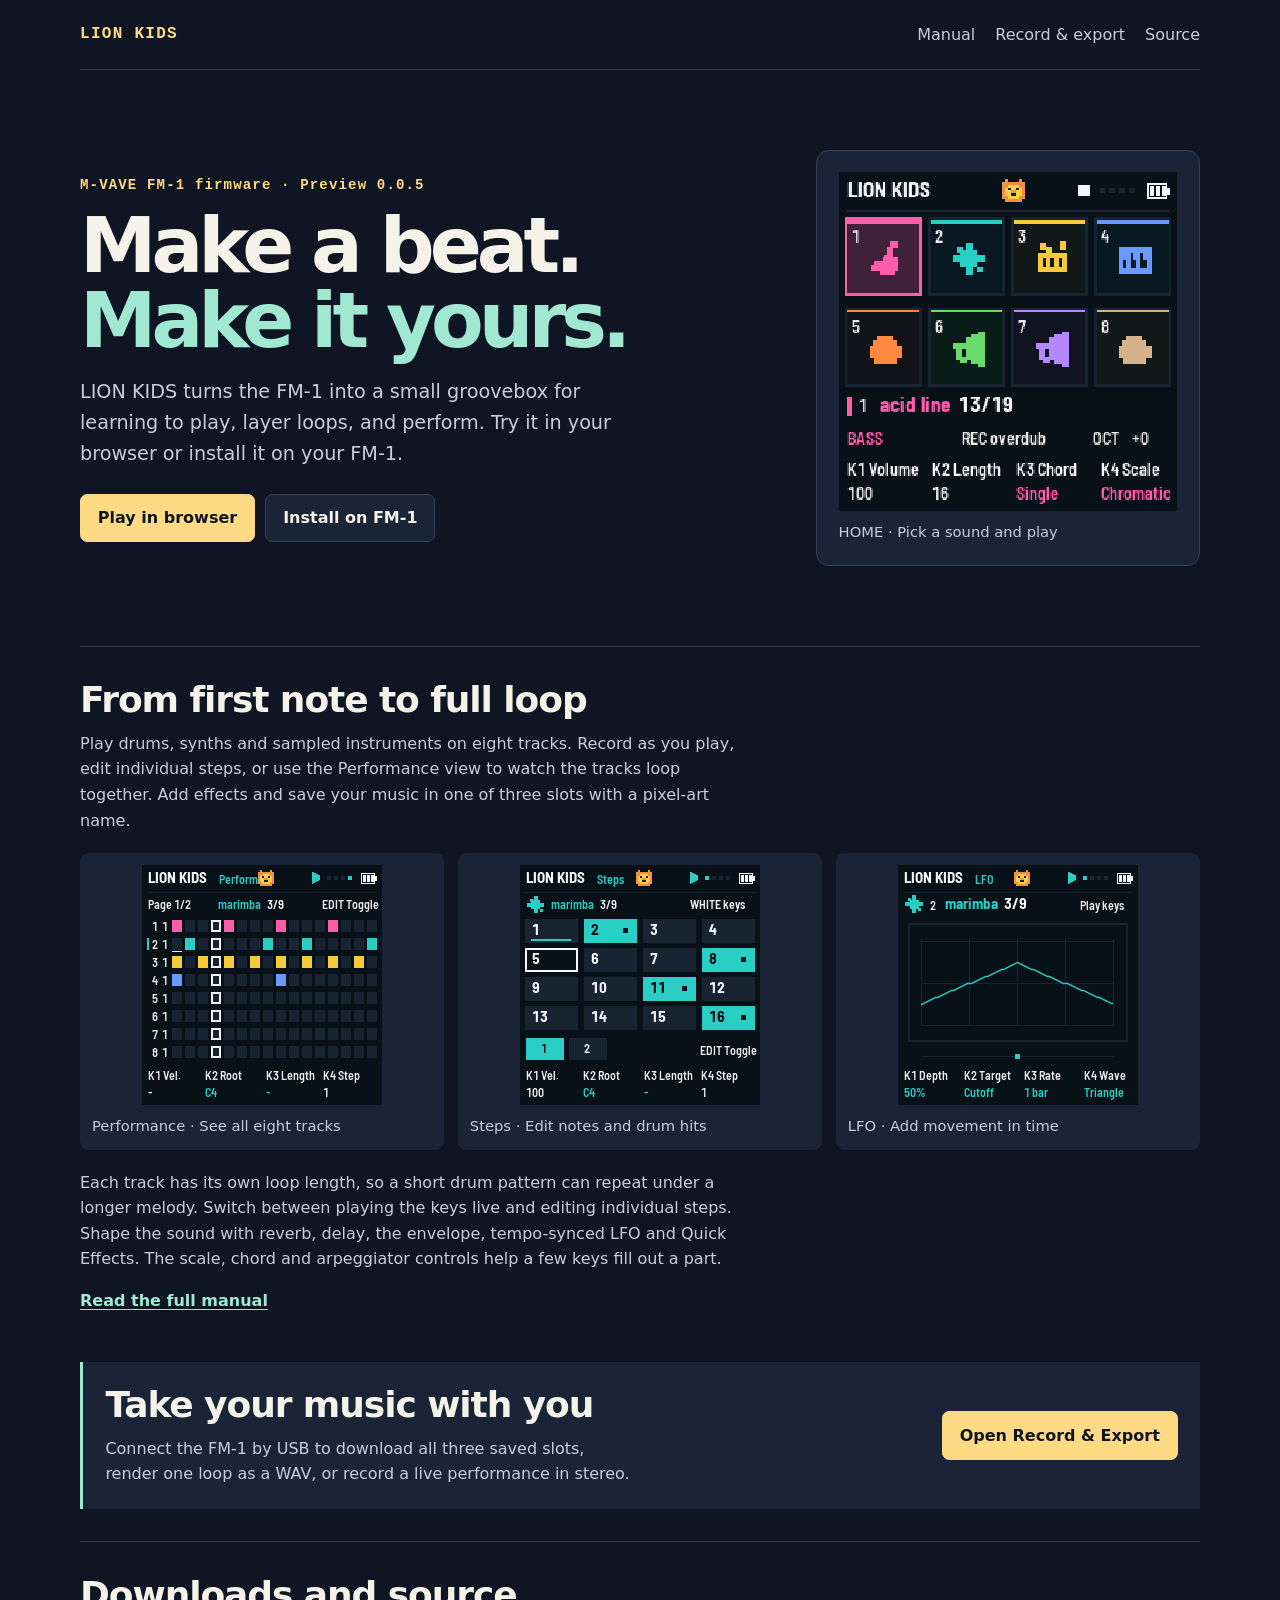
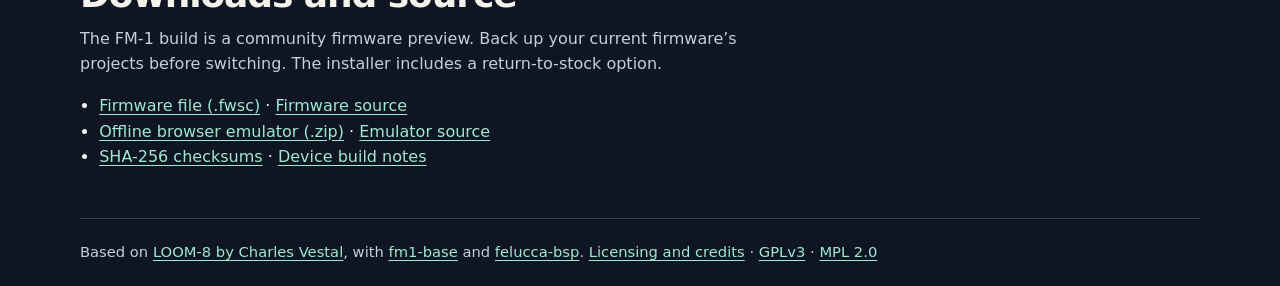
<file: index.html>
<!doctype html>
<!-- SPDX-License-Identifier: MPL-2.0 -->
<html lang="en">
<head>
  <meta charset="utf-8">
  <meta name="viewport" content="width=device-width, initial-scale=1">
  <meta name="description" content="Make music with eight colorful tracks, a playable keyboard and pixel-art song names. Open-source firmware for the M‑VAVE FM‑1 and a free browser emulator.">
  <title>LION KIDS · Make a beat on the FM‑1</title>
  <link rel="stylesheet" href="./site.css">
</head>
<body>
  <header class="bar">
    <a class="brand" href="./">LION KIDS</a>
    <nav aria-label="Main navigation"><a href="./manual/">Manual</a><a href="./export/">Record &amp; export</a><a href="https://github.com/DaGlitchBoy/fm1-loom-kids">Source</a></nav>
  </header>
  <main>
    <section class="hero" aria-labelledby="title">
      <div>
        <p class="eyebrow">M‑VAVE FM‑1 firmware · Preview 0.0.5</p>
        <h1 id="title">Make a beat.<br><span>Make it yours.</span></h1>
        <p class="lede">LION KIDS turns the FM‑1 into a small groovebox for learning to play, layer loops, and perform. Try it in your browser or install it on your FM‑1.</p>
        <div class="actions"><a class="button primary" href="./emu/">Play in browser</a><a class="button secondary" href="./install/">Install on FM‑1</a></div>
      </div>
      <figure class="main-shot"><img src="./img/lion-kids-home.png" width="240" height="240" alt="Home screen with eight color-coded instrument tracks, the current bass preset and four performance controls"><figcaption>HOME · Pick a sound and play</figcaption></figure>
    </section>
    <section class="workflow" aria-labelledby="workflow">
      <h2 id="workflow">From first note to full loop</h2>
      <p>Play drums, synths and sampled instruments on eight tracks. Record as you play, edit individual steps, or use the Performance view to watch the tracks loop together. Add effects and save your music in one of three slots with a pixel-art name.</p>
      <div class="gallery">
        <figure><img src="./img/lion-kids-performance.png" width="240" height="240" loading="lazy" alt="Eight tracks on separate timing rows in Performance"><figcaption>Performance · See all eight tracks</figcaption></figure>
        <figure><img src="./img/lion-kids-steps.png" width="240" height="240" loading="lazy" alt="Step editor with a grid of sixteen numbered steps"><figcaption>Steps · Edit notes and drum hits</figcaption></figure>
        <figure><img src="./img/lion-kids-lfo.png" width="240" height="240" loading="lazy" alt="LFO screen with a waveform and four modulation controls"><figcaption>LFO · Add movement in time</figcaption></figure>
      </div>
      <p class="workflow-detail">Each track has its own loop length, so a short drum pattern can repeat under a longer melody. Switch between playing the keys live and editing individual steps. Shape the sound with reverb, delay, the envelope, tempo-synced LFO and Quick Effects. The scale, chord and arpeggiator controls help a few keys fill out a part.</p>
      <a class="text-link" href="./manual/">Read the full manual</a>
    </section>
    <section class="export-strip" aria-labelledby="export">
      <div><h2 id="export">Take your music with you</h2><p>Connect the FM‑1 by USB to download all three saved slots, render one loop as a WAV, or record a live performance in stereo.</p></div>
      <a class="button primary" href="./export/">Open Record &amp; Export</a>
    </section>
    <section class="downloads" aria-labelledby="download">
      <h2 id="download">Downloads and source</h2>
      <p>The FM‑1 build is a community firmware preview. Back up your current firmware’s projects before switching. The installer includes a return-to-stock option.</p>
      <ul>
        <li><a href="./lion-kids.fwsc" download>Firmware file (.fwsc)</a> · <a href="./lion-kids-source.tar.gz" download>Firmware source</a></li>
        <li><a href="./lion-kids-web.zip" download>Offline browser emulator (.zip)</a> · <a href="./lion-kids-emulator-source.tar.gz" download>Emulator source</a></li>
        <li><a href="./SHA256SUMS">SHA-256 checksums</a> · <a href="./FM1_DEVICE_PREVIEW.md">Device build notes</a></li>
      </ul>
    </section>
  </main>
  <footer class="bar credits">
    <p>Based on <a href="https://github.com/charlesvestal/fm1-loom">LOOM‑8 by Charles Vestal</a>, with <a href="https://github.com/charlesvestal/fm1-base">fm1-base</a> and <a href="https://github.com/hugelton/felucca-bsp">felucca-bsp</a>. <a href="./LICENSING.md">Licensing and credits</a> · <a href="./COPYING">GPLv3</a> · <a href="./LICENSE">MPL 2.0</a></p>
  </footer>
</body>
</html>
</file>
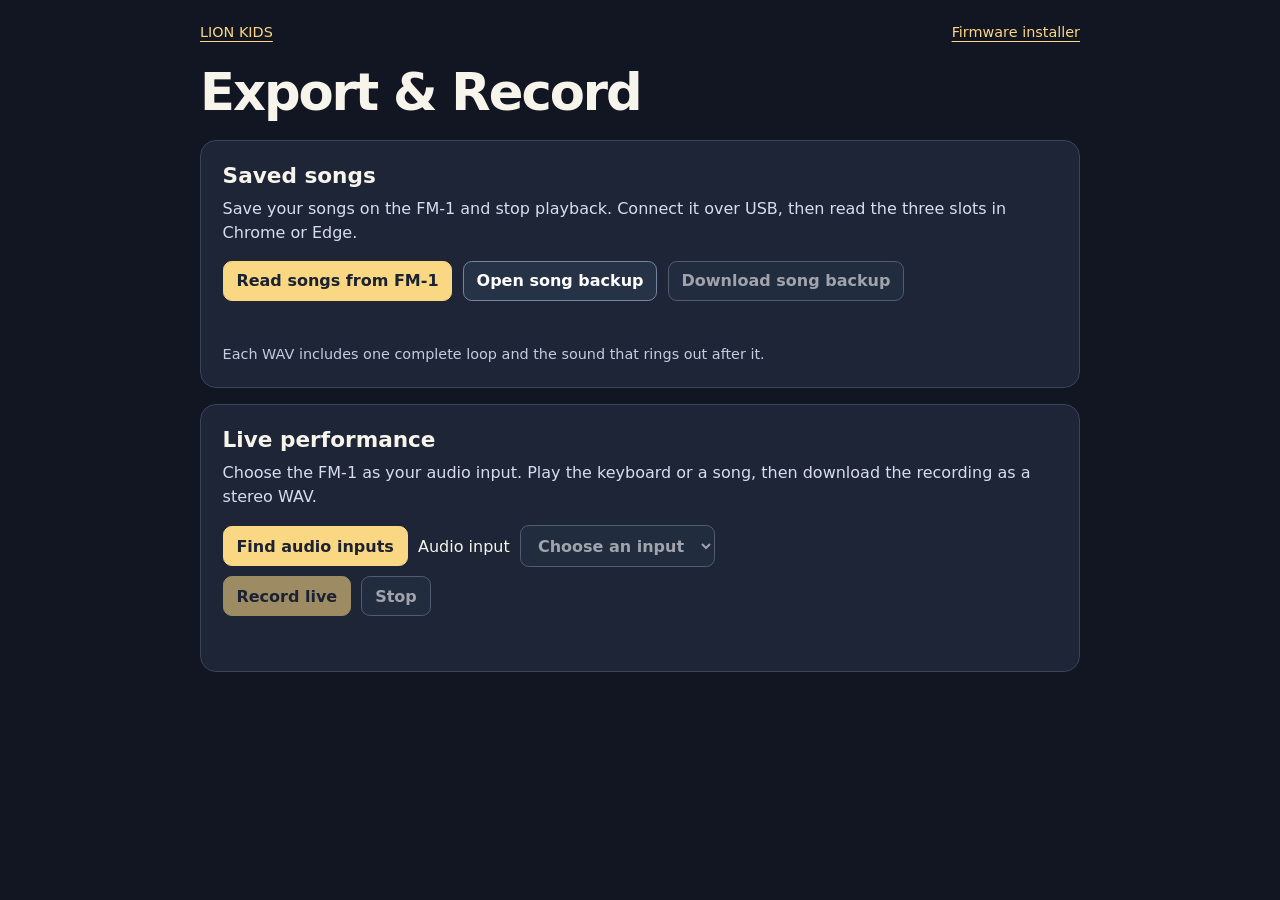
<file: export/index.html>
<!doctype html>
<!-- SPDX-License-Identifier: MPL-2.0 -->
<html lang="en">
<head>
  <meta charset="utf-8">
  <meta name="viewport" content="width=device-width, initial-scale=1">
  <title>Export &amp; Record · LION KIDS</title>
  <link rel="stylesheet" href="./style.css">
</head>
<body>
  <main>
    <nav><a href="../">LION KIDS</a><a href="../install/">Firmware installer</a></nav>
    <h1>Export &amp; Record</h1>
    <section aria-labelledby="songs-heading">
      <h2 id="songs-heading">Saved songs</h2>
      <p>Save your songs on the FM‑1 and stop playback. Connect it over USB, then read the three slots in Chrome or Edge.</p>
      <div class="actions">
        <button type="button" id="read">Read songs from FM‑1</button>
        <label class="file-button">Open song backup<input type="file" id="open" accept=".lionkids,application/json"></label>
        <button type="button" id="backup" disabled>Download song backup</button>
      </div>
      <p class="status" id="song-status" role="status"></p>
      <div id="slots" class="slots" hidden></div>
      <p class="detail">Each WAV includes one complete loop and the sound that rings out after it.</p>
    </section>
    <section aria-labelledby="live-heading">
      <h2 id="live-heading">Live performance</h2>
      <p>Choose the FM‑1 as your audio input. Play the keyboard or a song, then download the recording as a stereo WAV.</p>
      <div class="actions">
        <button type="button" id="inputs">Find audio inputs</button>
        <label for="source">Audio input</label>
        <select id="source" disabled><option value="">Choose an input</option></select>
      </div>
      <div class="actions">
        <button type="button" id="record" disabled>Record live</button>
        <button type="button" id="stop" disabled>Stop</button>
        <a id="recording" class="download" hidden>Download recording</a>
      </div>
      <p class="status" id="live-status" role="status"></p>
    </section>
  </main>
  <script type="module" src="./page.mjs"></script>
</body>
</html>
</file>
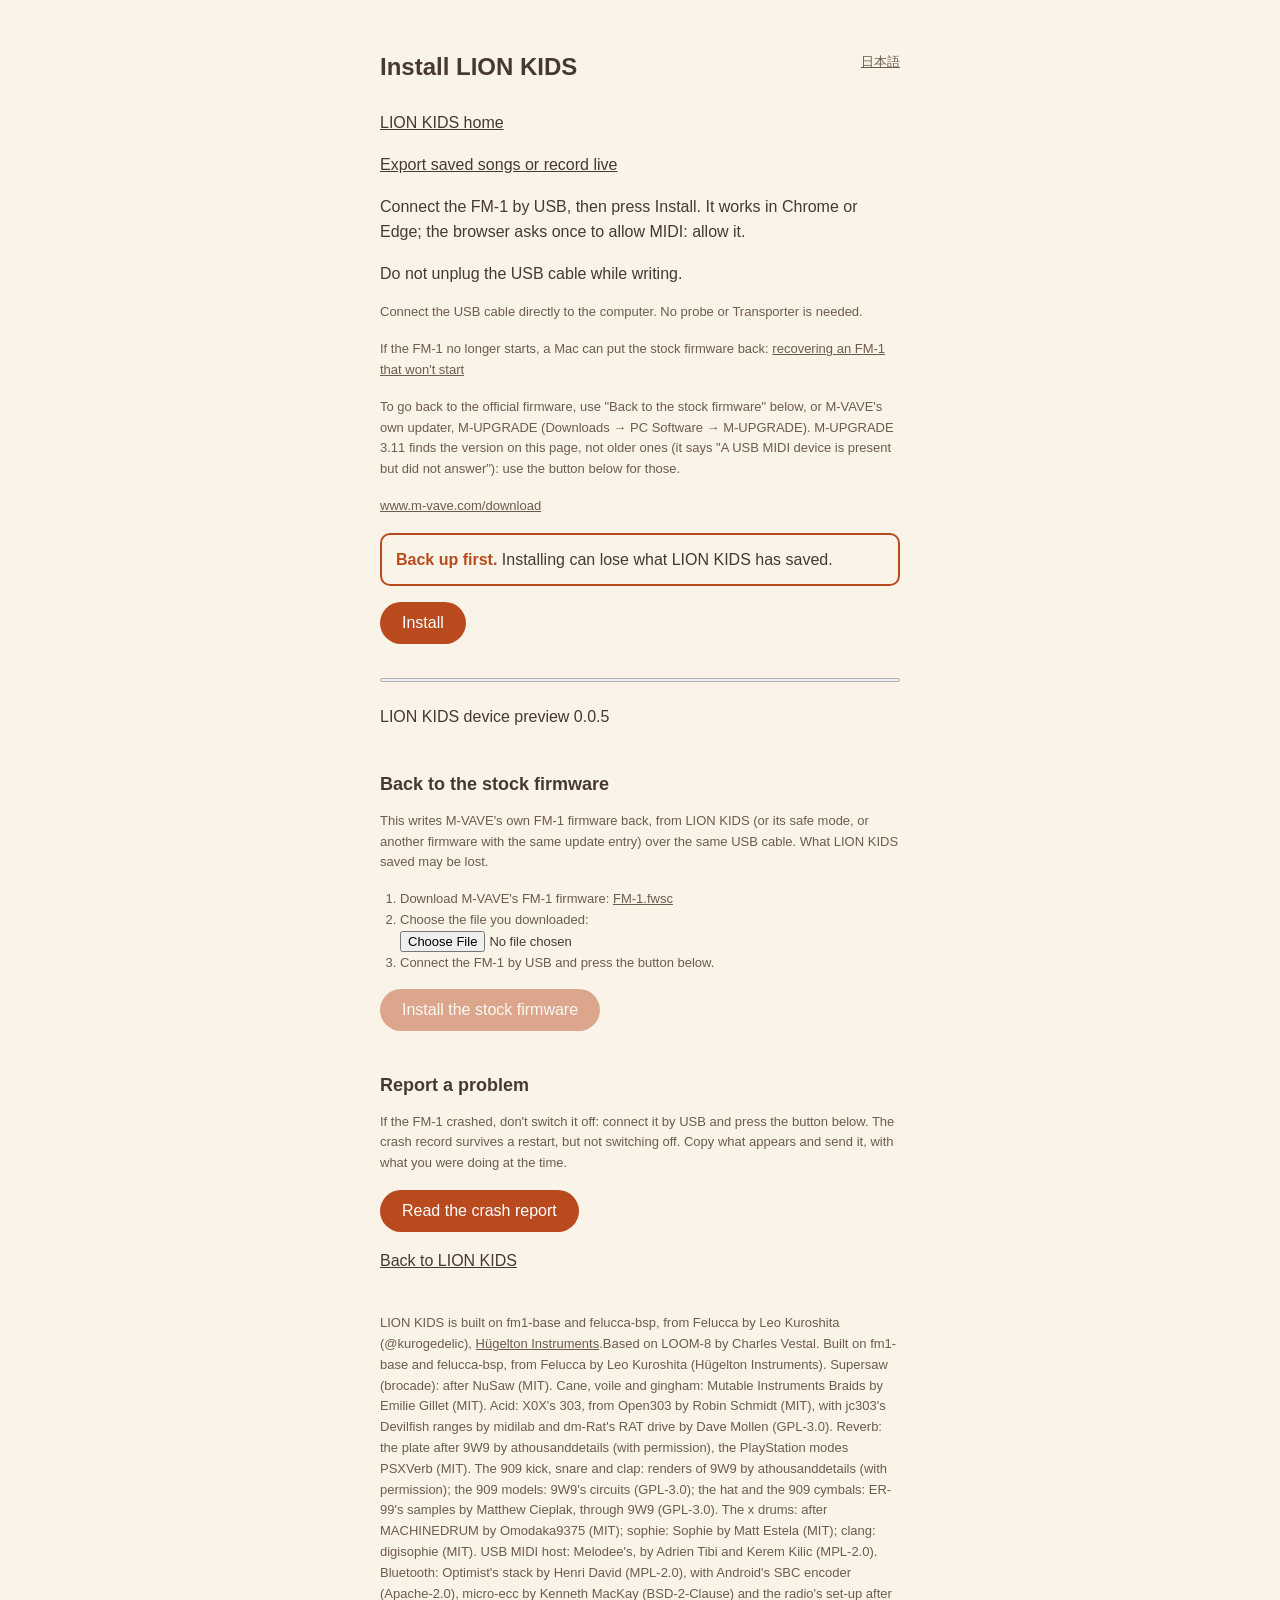
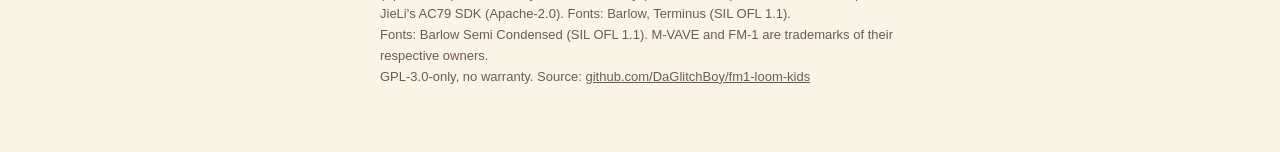
<file: install/index.html>
<!doctype html>
<!-- SPDX-License-Identifier: MPL-2.0
     Copyright (C) 2026 Charles Vestal
     Copyright (C) 2026 Leo Kuroshita (@kurogedelic), Hügelton Instruments
     A firmware's installer page: Felucca's (by way of X0X and FoMni-1), English first. tools/make_site.py fills in
     the firmware's name, source and credits ({{...}}) and inlines fm1pkg.js, fm1ota.js and the package's metadata. -->
<html lang="en">
<head>
<meta charset="utf-8">
<meta name="viewport" content="width=device-width, initial-scale=1">
<title>Install · LION KIDS</title>
<style>
  /* light: the coral and the dim brown darkened just enough for 4.5:1 on the cream (and white on the coral) */
  :root { --bg: #faf4e8; --fg: #48392f; --dim: #6e5c4b; --accent: #b84a1e; --on-accent: #fff; --bad: #a3271b; --focus: #1f6fd1; }
  @media (prefers-color-scheme: dark) {
    :root:not([data-theme="light"]) { --bg: #1c1814; --fg: #f2e8d8; --dim: #b3a28e; --accent: #f28a5a; --on-accent: #2a140a; --bad: #ff8a73; --focus: #79adff; }
  }
  :root[data-theme="dark"] { --bg: #1c1814; --fg: #f2e8d8; --dim: #b3a28e; --accent: #f28a5a; --on-accent: #2a140a; --bad: #ff8a73; --focus: #79adff; }
  body { margin: 0; background: var(--bg); color: var(--fg);
         font: 16px/1.6 -apple-system, BlinkMacSystemFont, "Helvetica Neue", Arial, sans-serif; }
  main { max-width: 520px; margin: 0 auto; padding: 48px 16px 0; }
  footer { max-width: 520px; margin: 0 auto; padding: 24px 16px 48px; }
  h1 { font-size: 24px; font-weight: 600; margin: 0 0 24px; }
  .lang { float: right; font-size: 13px; color: var(--dim); cursor: pointer; text-decoration: underline; background: none; padding: 4px 0; }
  p { margin: 0 0 16px; }
  button { font: inherit; background: var(--accent); color: var(--on-accent); border: 0; border-radius: 999px; padding: 8px 22px; cursor: pointer; }
  button:disabled { opacity: .45; cursor: default; }
  :focus-visible { outline: 3px solid var(--focus); outline-offset: 2px; }
  a { color: inherit; }
  #alert { color: var(--bad); font-weight: 600; margin: 0; }
  #alert:empty { display: none; }
  .sr { position: absolute; width: 1px; height: 1px; overflow: hidden; clip: rect(0 0 0 0); white-space: nowrap; }
  #status { margin-top: 16px; min-height: 1.6em; }
  .small { color: var(--dim); font-size: 13px; }
  progress { width: 100%; height: 8px; margin-top: 16px; accent-color: var(--accent); }
  pre { color: var(--dim); font-size: 12px; white-space: pre-wrap; margin-top: 16px; }
  /* the log: its own scrolling box (an install is a few thousand lines), hidden until it has some */
  #log { max-height: 15em; overflow-y: auto; overscroll-behavior: contain; padding: 8px 10px; border-radius: 6px;
         border: 1px solid color-mix(in srgb, var(--dim) 35%, transparent); }
  #log:empty { display: none; }
  #portlist { list-style: none; padding: 0; }
  #portlist li { display: flex; gap: 10px; align-items: center; margin: 0 0 6px; }
  h2 { font-size: 18px; font-weight: 600; margin: 40px 0 12px; }
  ol { margin: 0 0 16px; padding-left: 20px; }
  textarea { width: 100%; box-sizing: border-box; font: 12px/1.4 ui-monospace, Menlo, monospace; color: var(--fg);
             background: transparent; border: 1px solid var(--dim); border-radius: 6px; padding: 8px; }
  input[type=file] { font: inherit; font-size: 13px; color: var(--fg); max-width: 100%; }
  .opt { display: flex; gap: 10px; align-items: flex-start; margin: 0 0 8px; }
  .opt input { margin-top: 6px; accent-color: var(--accent); }
  .backup { border: 2px solid var(--accent); border-radius: 10px; padding: 12px 14px; margin: 0 0 16px; }
  .backup strong { color: var(--accent); }
  dialog { max-width: 440px; border: 0; border-radius: 12px; padding: 24px; background: var(--bg); color: var(--fg);
           box-shadow: 0 8px 40px rgba(0, 0, 0, .35); }
  dialog::backdrop { background: rgba(0, 0, 0, .45); }
  dialog h2 { margin: 0 0 12px; }
  dialog .row { display: flex; gap: 12px; justify-content: flex-end; margin: 24px 0 0; }
  button.plain { background: none; color: var(--fg); border: 1px solid var(--dim); }
  @media (prefers-reduced-motion: reduce) { * { transition: none !important; animation: none !important; } }
</style>
  <base href="../">
</head>
<body>
<main>
  <button type="button" class="lang" id="lang" lang="ja">日本語</button>
  <h1>Install LION KIDS</h1>
  <p><a href="./">LION KIDS home</a></p>
  <p><a href="./export/">Export saved songs or record live</a></p>
  <p data-t="intro">Connect the FM-1 by USB, then press Install. It works in Chrome or Edge; the browser asks once to allow MIDI: allow it.</p>
  <p data-t="warn">Do not unplug the USB cable while writing.</p>
  <p class="small" data-t="direct"></p>
  <p class="small"><span data-t="brick"></span>
    <a href="https://github.com/hugelton/felucca-bsp/tree/main/tools" data-t="bricklink">recovering an FM-1 that won't start</a></p>
  <p class="small" data-t="back"></p>
  <p class="small"><a href="https://www.m-vave.com/download" target="_blank" rel="noopener">www.m-vave.com/download<span class="sr" data-t="newtab"> (opens in a new tab)</span></a></p>
  <div id="mbootopt" hidden>
    <p class="opt"><input type="checkbox" id="mboot"><label for="mboot" data-t="mboot"></label></p>
    <p class="small"><span data-t="mbootwhy"></span>
      <a href="https://github.com/jvitkauskas/m-bootloader" target="_blank" rel="noopener">github.com/jvitkauskas/m-bootloader<span class="sr" data-t="newtab"> (opens in a new tab)</span></a></p>
  </div>
  <p class="backup"><strong data-t="bakh">Back up first.</strong> <span data-t="confirmbak"></span>
    <a class="baklink" href="./export/" target="_blank" rel="noopener"><span data-t="backuplink"></span><span class="sr" data-t="newtab"> (opens in a new tab)</span></a></p>
  <p><button type="button" id="go" disabled data-t="install">Install</button></p>
  <label class="sr" for="bar" data-t="progress">Progress</label>
  <progress id="bar" max="100" value="0"></progress>
  <p id="status" role="status"></p>
  <p id="alert" role="alert"></p>
  <pre id="log"></pre>
  <div id="portpick" hidden>
    <h2 data-t="pickh">Is the FM-1 under another name?</h2>
    <p class="small" data-t="pickwhy"></p>
    <ul id="portlist" class="small"></ul>
    <p id="pickstatus" role="status"></p>
  </div>
  <h2 data-t="stockh">Back to the stock firmware</h2>
  <p class="small" data-t="stockwhy"></p>
  <ol class="small">
    <li><span data-t="stock1"></span> <a id="stocklink" href="https://yms-file-store.oss-cn-hongkong.aliyuncs.com/software/firmware/FM-1.fwsc">FM-1.fwsc</a></li>
    <li><label for="stockfile" data-t="stock2">Choose the file you downloaded:</label><br><input type="file" id="stockfile" accept=".fwsc"></li>
    <li data-t="stock3"></li>
  </ol>
  <p><button type="button" id="stockgo" disabled data-t="stockinstall">Install the stock firmware</button></p>
  <h2 data-t="reporth">Report a problem</h2>
  <p class="small" data-t="reportwhy"></p>
  <p><button type="button" id="reportgo" data-t="reportread">Read the crash report</button>
    <button type="button" id="reportcopy" hidden data-t="reportcopy">Copy</button></p>
  <p id="reportstatus" role="status"></p>
  <label class="sr" for="report" data-t="reportlabel">Crash report</label>
  <textarea id="report" readonly hidden rows="14"></textarea>
  <p><a href="./" data-t="manual">Back to LION KIDS</a></p>
</main>
<dialog id="appask" aria-labelledby="appaskh">
  <form method="dialog">
    <h2 id="appaskh"></h2>
    <div id="appaskt"></div>
    <div class="row" id="appaskrow"></div>
  </form>
</dialog>
<dialog id="confirm" aria-labelledby="confirmh">
  <form method="dialog">
    <h2 id="confirmh" data-t="confirmh"></h2>
    <p class="backup"><strong data-t="bakh">Back up first.</strong> <span data-t="confirmbak"></span>
      <a class="baklink" href="./export/" target="_blank" rel="noopener"><span data-t="backuplink"></span><span class="sr" data-t="newtab"> (opens in a new tab)</span></a></p>
    <p class="opt"><input type="checkbox" id="bakok"><label for="bakok" data-t="bakok"></label></p>
    <p data-t="confirm1"></p>
    <p id="confirmboot" data-t="confirmboot"></p>
    <div class="row"><button type="submit" class="plain" value="cancel" data-t="confirmcancel"></button>
      <button type="submit" id="confirmgo" value="go" disabled data-t="confirmgo"></button></div>
  </form>
</dialog>
<footer>
  <p class="small">LION KIDS is built on fm1-base and felucca-bsp, from Felucca by Leo Kuroshita (@kurogedelic), <a href="https://hugelton.com" target="_blank" rel="noopener">Hügelton Instruments<span class="sr" data-t="newtab"> (opens in a new tab)</span></a>.Based on LOOM-8 by Charles Vestal. Built on fm1-base and felucca-bsp, from Felucca by Leo Kuroshita (Hügelton Instruments). Supersaw (brocade): after NuSaw (MIT). Cane, voile and gingham: Mutable Instruments Braids by Emilie Gillet (MIT). Acid: X0X&#x27;s 303, from Open303 by Robin Schmidt (MIT), with jc303&#x27;s Devilfish ranges by midilab and dm-Rat&#x27;s RAT drive by Dave Mollen (GPL-3.0). Reverb: the plate after 9W9 by athousanddetails (with permission), the PlayStation modes PSXVerb (MIT). The 909 kick, snare and clap: renders of 9W9 by athousanddetails (with permission); the 909 models: 9W9&#x27;s circuits (GPL-3.0); the hat and the 909 cymbals: ER-99&#x27;s samples by Matthew Cieplak, through 9W9 (GPL-3.0). The x drums: after MACHINEDRUM by Omodaka9375 (MIT); sophie: Sophie by Matt Estela (MIT); clang: digisophie (MIT). USB MIDI host: Melodee&#x27;s, by Adrien Tibi and Kerem Kilic (MPL-2.0). Bluetooth: Optimist&#x27;s stack by Henri David (MPL-2.0), with Android&#x27;s SBC encoder (Apache-2.0), micro-ecc by Kenneth MacKay (BSD-2-Clause) and the radio&#x27;s set-up after JieLi&#x27;s AC79 SDK (Apache-2.0). Fonts: Barlow, Terminus (SIL OFL 1.1).<br>
    Fonts: Barlow Semi Condensed (SIL OFL 1.1). M-VAVE and FM-1 are trademarks of their respective owners.<br>
    <span data-t="license"></span> <a href="https://github.com/DaGlitchBoy/fm1-loom-kids" target="_blank" rel="noopener">github.com/DaGlitchBoy/fm1-loom-kids<span class="sr" data-t="newtab"> (opens in a new tab)</span></a></p>
</footer>
<script type="module">
// SPDX-License-Identifier: MPL-2.0
// Copyright (C) 2026 Charles Vestal
// Copyright (C) 2026 Chris Farrell (the FM-1's usual port names, and other ports asked only once allowed: from
//   fm-static, github.com/seajaysec/fm-static, by his permission under MPL-2.0: seajaysec/fm-static#1)
//
// Finding FM-1s on Web MIDI, one copy for every page: fm1-base's installer (through fm1ota.js) and backup page, and
// the FM-1 Screen Reader's page (fm1-reader web/reader.js). fm1-reader keeps a copy of this file, made and checked by
// its tools/sync_announce.sh: change it here.
//
// A port is asked who it is in one of two ways:
//  - The screen reader's HELLO (fm1-reader PROTOCOL.md): F0 7D 53 52 01 01 F7. 7D is the ID for non-commercial use,
//    which other gear ignores, so a HELLO goes to every port, ASK_TRIES times while the port stays plugged in. Every
//    firmware on fm1-base answers it (device/announce.c) with its name and the link to its words file, whatever its
//    port is called. M-VAVE's firmware and the update loader don't.
//  - The update protocol's identity query (fm1ota.js handshake): M-VAVE's own SysEx, which the stock firmware and the
//    loader answer too. It goes only to an askable port: one with a usual name (PORT_NAMES), one the user picked, or
//    one that answered a HELLO.
// A HELLO answer is told from the HELLO itself by the name in it: a loopback (macOS's IAC bus, a DAW's MIDI through)
// sends the HELLO back as it went out, with no name.

// port names asked without being picked (any case, part of the name). "FM1": the Open firmware's "FM1 Community"
// The FM-1 firmwares of the family name their own port after themselves (an FM-1 running one shows as that name alone):
// "optimist", "sloop", "melodee", "loom-8" / "loom8", as tools/fm1ports.py asks them too.
const PORT_NAMES = ["fm-1", "fm1", "felucca", "ota", "composite", "sinco", "usb-midi", "optimist", "sloop", "melodee", "loom-8", "loom8"];
function usualName(name, names = PORT_NAMES) {
  const n = (name || "").toLowerCase();
  return names.some((p) => n.includes(p));
}

const livePorts = (map) => [...map.values()].filter((p) => p.state !== "disconnected");

// an input's output: the one with its name; else the only one with its name but for a number at the end (Windows
// numbers each port); else the only output there is. null: none
function outputFor(access, input) {
  const outs = livePorts(access.outputs);
  const bare = (s) => (s || "").replace(/\s+\d+$/, "");
  const same = outs.filter((o) => bare(o.name) === bare(input.name));
  return outs.find((o) => o.name === input.name) || (same.length === 1 ? same[0] : null) ||
    (outs.length === 1 ? outs[0] : null);
}

// every plugged-in input that has an output: [{ name, input, output }]
function pairs(access) {
  return livePorts(access.inputs).map((input) => ({ name: input.name || "", input, output: outputFor(access, input) }))
    .filter((p) => p.output);
}

// ---------------------------------------------------------------- the screen reader's HELLO (fm1-reader PROTOCOL.md)
const SR = [0x7D, 0x53, 0x52];
const SR_HELLO = 1, SR_BYE = 2, SR_WHERE = 3, SR_SAY = 16, SR_VER = 1;
const ASK_TRIES = 3;
const srFrame = (cmd, ...args) => [0xF0, ...SR, cmd, ...args, 0xF7];
const isSr = (d) => !!d && d[0] === 0xF0 && d[1] === SR[0] && d[2] === SR[1] && d[3] === SR[2];

// a HELLO answer -> { name, words } (words: the https link to its words file, or ""), or null when it is none: a
// HELLO sent back by a loopback has no name
function srHello(d) {
  if (!isSr(d) || d[4] !== SR_HELLO || d[d.length - 1] !== 0xF7) return null;
  const [name = "", words = ""] = String.fromCharCode(...Array.from(d.slice(6, d.length - 1)).filter((b) => b < 128))
    .split("\0");
  if (!name) return null;
  return { name, words: /^https:\/\/[^\s"']+\.json$/.test(words) ? words : "" };
}

// which outputs a HELLO goes to now: every output ASK_TRIES times after it appears, then only the ones that answered
// (a reader keeps those listening). Other gear on the computer gets three short SysEx it ignores, not one every two
// seconds. forget(id) when a port is unplugged or lost: it is asked again
class Asking {
  constructor(tries = ASK_TRIES) { this.tries = tries; this.n = new Map(); }
  due(output, answered = false) {
    const k = this.n.get(output.id) || 0;
    if (!answered && k >= this.tries) return false;
    this.n.set(output.id, k + 1);
    return true;
  }
  forget(id) { this.n.delete(id); }
  clear() { this.n.clear(); }
}

// one search: the port pairs that answer a HELLO -> [{ name, firmware, words, input, output }] (firmware: the name
// and version it gives, e.g. "X0X 1.1"). Asks up to `tries` times, `ms` apart, stopping when every port has answered;
// skip(name): ports not to ask. No BYE after it: a device stops by itself 5 s after the last HELLO, and a BYE would
// also stop a reader page that is listening to it
async function askAll(access, { ms = 500, tries = ASK_TRIES, skip = () => false } = {}) {
  const ps = pairs(access).filter((p) => !skip(p.name));
  const got = new Map();
  const ears = ps.map((p) => [p, (e) => {
    const h = srHello(e.data);
    if (h && !got.has(p.input)) got.set(p.input, { name: p.name, firmware: h.name, words: h.words, input: p.input, output: p.output });
  }]);
  for (const [p, f] of ears) {
    try { await p.input.open(); } catch (_) { /* taken: it answers nothing */ }
    p.input.addEventListener("midimessage", f);
  }
  try {
    for (let t = 0; t < tries && got.size < ps.length; t++) {
      const sent = new Set();
      for (const p of ps) {
        if (got.has(p.input) || sent.has(p.output)) continue;
        sent.add(p.output);
        try { p.output.send(srFrame(SR_HELLO, SR_VER)); } catch (_) { /* unplugged */ }
      }
      await new Promise((r) => setTimeout(r, ms));
    }
  } finally {
    for (const [p, f] of ears) p.input.removeEventListener("midimessage", f);
  }
  return [...got.values()];
}

// SPDX-License-Identifier: MPL-2.0
// Copyright (C) 2026 Charles Vestal
// Copyright (C) 2026 Leo Kuroshita (@kurogedelic), Hügelton Instruments
// Copyright (C) 2026 Chris Farrell (checkUfw: from fm-static, github.com/seajaysec/fm-static, MPL-2.0 by his permission, seajaysec/fm-static#1)
//
// FM-1 .fwsc packages in the browser: the package identity and the image the
// device reads during an update.

const BLOCKS = 20, BLK = 0x30, KEEP = 0x2F;

// the package identity ("FM-1_904"): one marker byte after each of the first 20 blocks
function productOf(fwsc) {
  if (fwsc.length < BLOCKS * BLK) throw new Error("not an FM-1 package (too short)");
  let s = "";
  for (let i = 0; i < BLOCKS; i++) {
    const m = fwsc[i * BLK + KEEP];
    if (m !== 0x7D) s += String.fromCharCode((m - i - 1) & 0xFF);
  }
  return s;
}

// the image the device addresses during an update: the .fwsc without the 20 marker bytes
function logicalImage(fwsc) {
  const out = new Uint8Array(fwsc.length - BLOCKS);
  for (let i = 0; i < BLOCKS; i++) out.set(fwsc.subarray(i * BLK, i * BLK + KEEP), i * KEEP);
  out.set(fwsc.subarray(BLOCKS * BLK), BLOCKS * KEEP);
  return out;
}

const T16 = new Uint16Array(256);
for (let i = 0; i < 256; i++) {
  let c = i << 8;
  for (let k = 0; k < 8; k++) c = c & 0x8000 ? (c << 1) ^ 0x1021 : c << 1;
  T16[i] = c & 0xFFFF;
}
const crc16 = (d) => { let c = 0; for (let i = 0; i < d.length; i++) c = ((c << 8) & 0xFFFF) ^ T16[((c >> 8) ^ d[i]) & 0xFF]; return c; };
const ufwDec = (b, n) => { for (let i = 0, k = 0xFFFF; i < n; i++) { b[i] ^= k & 0xFF; k = ((k << 1) ^ (k & 0x8000 ? 0x1021 : 0)) & 0xFFFF; } return b; };

// the part types whose CRC is crc16 of the part's bytes as stored (bsp/tools/fm1pkg.py ufw() writes types 0 flash.bin
// and 100 ota.bin so; M-VAVE's V15 stock file has 2 info.log, empty, and 255 tail.bin so too). M-VAVE's other parts
// (50 USR, 52 isd_config.ini, 161 blimit.bin, 251 script.ver) carry a CRC that is not crc16 of the stored bytes, nor of
// them deciphered, padded to the entry's size or 512, or seeded 0xFFFF (measured on V15); its scheme is unknown, and
// the FM-1's loader (bsp chip/ota.c ota_ufw) reads only types 0 and 100 from the list, so those parts are only
// required to lie inside the image
const CHECKED_TYPES = new Set([0, 2, 100, 255]);

// a damaged or wrong file, caught before anything is sent: the UFW header's CRC, its entry list's, and each part's
// (bsp/tools/fm1pkg.py ufw() writes them), for the part types in CHECKED_TYPES; every other part must lie inside
// the image. Throws an Error saying which; returns nothing when all match
function checkUfw(image) {
  const rd16 = (b, o) => b[o] | (b[o + 1] << 8);
  const rd32 = (b, o) => (b[o] | (b[o + 1] << 8) | (b[o + 2] << 16) | (b[o + 3] << 24)) >>> 0;
  if (image.length < 0x40) throw new Error("not an FM-1 package (too short)");
  const h = ufwDec(image.slice(0, 0x40), 0x40);
  if (crc16(h.subarray(2, 0x40)) !== rd16(h, 0)) throw new Error("not an FM-1 package (header checksum)");
  const n = rd16(h, 8), end = 0x40 + n * 0x50;
  if (!n || end > image.length || crc16(image.subarray(0x40, end)) !== rd16(h, 2)) throw new Error("the package's list of parts is damaged");
  for (let i = 0; i < n; i++) {
    const e = ufwDec(image.slice(0x40 + i * 0x50, 0x90 + i * 0x50), 0x50);
    const off = rd32(e, 8), len = rd32(e, 12);
    const type = rd16(e, 0);
    if (off + len > image.length) throw new Error(`the package is damaged (part ${type} outside the file)`);
    if (CHECKED_TYPES.has(type) && crc16(image.subarray(off, off + len)) !== rd16(e, 4))
      throw new Error(`the package is damaged (part ${type} checksum)`);
  }
}

// the UFW entries of a logical image, by type (0 flash.bin, 100 ota.bin): {off, len}. The header and the
// entry list are ciphered with key 0xFFFF (felucca-bsp chip/ota.c ota_jl_enc); the CRCs are not checked here
function ufwEntries(image) {
  const dec = (off, n) => ufwDec(image.slice(off, off + n), n);
  const rd16 = (b, o) => b[o] | (b[o + 1] << 8);
  const rd32 = (b, o) => (b[o] | (b[o + 1] << 8) | (b[o + 2] << 16) | (b[o + 3] << 24)) >>> 0;
  const out = {};
  const n = Math.min(rd16(dec(0, 0x40), 8), 11);
  for (let i = 0; i < n; i++) {
    const e = dec(0x40 + i * 0x50, 0x50);
    out[rd16(e, 0)] = { off: rd32(e, 8), len: rd32(e, 12) };
  }
  return out;
}

// M-VAVE's stock files (the .fwsc as downloaded) whose SHA-256 is pinned, by the product they carry (V15 and V16, as felucca-bsp's tools/fm1_rescue.py pins them). A file that says it is
// one of these must be that very file, byte for byte: the digest covers every file in it, the loader and the layout, so
// nothing else needs parsing. Other versions of M-VAVE's firmware are not pinned (checkUfw and the FM-1 itself check them)
const STOCK_FILES = {
  "FM-1_015": { size: 699956, sha256: "db1642b2b6fa5c2cccb11ffd13878068bb28601678d3644049f99dc40e7edb8a" },   // V15
  "FM-1_016": { size: 718196, sha256: "d017fb65e70aca97ee29d944470c3515a74581df5c0576bf70de917c7b2b61d5" },   // V16 (felucca-bsp tools/fm1_rescue.py's STOCK)
};

async function sha256hex(bytes) {
  const d = await crypto.subtle.digest("SHA-256", bytes);
  return [...new Uint8Array(d)].map((x) => x.toString(16).padStart(2, "0")).join("");
}

// a stock file by its checksum: true when its product is pinned and the size and SHA-256 are the pinned ones, false when
// the product has no pinned checksum; throws an Error (code "modified") when it is pinned and the file differs
function stockChecksum(product, size, sha256) {
  const pin = STOCK_FILES[product];
  if (!pin) return false;
  if (size !== pin.size || sha256 !== pin.sha256) {
    const e = new Error(`the file says it is ${product} but it is not M-VAVE's file (size or SHA-256 differs)`);
    e.code = "modified";
    throw e;
  }
  return true;
}

// SPDX-License-Identifier: MPL-2.0
// Copyright (C) 2026 Charles Vestal
// Copyright (C) 2026 Leo Kuroshita (@kurogedelic), Hügelton Instruments
// Copyright (C) 2026 Chris Farrell (finding the FM-1 under any port name, M-VAVE's Open firmware's identities, resume's
//   return check: from fm-static, github.com/seajaysec/fm-static, by his permission under MPL-2.0:
//   seajaysec/fm-static#1)
//
// The FM-1 USB-MIDI update protocol (M-UPGRADE compatible) over WebMIDI. Ports are found with fm1ports.js.
// Step 1: the running firmware reads parts of the package and stages the update
// loader. Step 2: the loader reads the whole image and writes it. In both steps
// the device sends cmd 0x30 read requests on the logical image and we answer.
// Step 2 is the fast install when the loader can (felucca-bsp loader/ldr_core.c, LDR_FAST_CHUNK): before the upgrade
// command we say cmd 0x31 [1, 4096]; a loader that answers it within 0.5 s reads a table of flash.bin's 4 KiB sectors
// (CRC16, CRC-32) at 0xD0000000 + flash.bin's offset, checks it against the package before anything is erased, and asks
// only for the sectors that differ, 4 KiB at a time (a cut-off install resumes: what was written is skipped); it says
// how far it compared with cmd 0x32 [sectors compared, all]. A loader that says nothing gets the classic protocol,
// unchanged; a package without a Felucca loader (M-VAVE's firmware: M-VAVE's loader) never hears the hello.


const HS_QUERY = [0xF0, 0x00, 0x32, 0x45, 0x00, 0x00, 0x00, 0x40, 0x7F, 0xF7];
// the handshake with the one-byte body 01 (00 59 11, length 1, 01, checksum FE): a firmware on felucca-bsp's chip/ota.c
// answers HS_QUERY with its name, '_' and three digits only ("FM-1_601": M-UPGRADE 3.11 refuses more) and this one with
// its whole identity ("FM-1_6010000"). M-VAVE's firmware, the update loaders and older builds don't answer it.
// (PERF-1's scheme: its installers and ours ask the same way)
const HS_FULL = [0xF0, 0x00, 0x32, 0x45, 0x08, 0x00, 0x00, 0x40, 0x00, 0x7E, 0x01, 0xF7];
const UPGRADE = [0xF0, 0x22, 0x24, 0x35, 0x7F, 0xF7];
const MAXDATA = 512;
const FAST_CMD = 0x31, CHECK_CMD = 0x32, FAST_CHUNK = 4096, TABLE = 0xD0000000, TABLE_END = 0xE0000000;
const LOADER_MARK = [..."FELUCCA-LOADER-1"].map((c) => c.charCodeAt(0));
const sleep = (ms) => new Promise((r) => setTimeout(r, ms));
const IS_OTA = (id) => /^ota-/i.test(id.model);

// an FM-1 paired over Bluetooth MIDI shows a port named "... Bluetooth" beside its USB one: it never answers an update
// (and a Mac lists the paired one first), so no port with that word is asked, picked, listed or tried
const IS_BLUETOOTH = (name) => /bluetooth/i.test(name || "");

// M-VAVE's FM1 Open firmware (V10, 2026-10): its updater takes only a package it has been told about
// first (cmd 49 reads its state, cmd 50 arms it with the image length and the package's SHA-256); then
// the update runs as usual. Only M-VAVE's own FM-1 firmware is installed over it: its loader rewrites the
// whole flash, boot head included, which returns the FM-1 to stock.
const OPEN_RE = /^FM1_(OFFICIAL_OPEN|COMMUNITY_\d+)$/;
// M-VAVE's own Open firmware reports "FM-1_80000" and two digits (V14: FM-1_8000014; M-VAVE's Workbench treats it as
// open too); its update loader names itself "ota-FM1C_" and a build id in hex, not digits
const MVAVE_OPEN_RE = /^FM-1_80000\d\d$/;
const OPEN_LOADER_RE = /^ota-FM1C_[0-9a-f]+$/;
// The ports asked (fm1ports.js): a usual name (PORT_NAMES), a port the page allows (allow), one that appears during an
// update (see watch), or one that answers the screen reader's HELLO (answering: every fm1-base firmware does)
// M-VAVE's FM-1 firmware, any version: "FM-1_0" and two digits ("FM-1_016"; fm1-base's dev builds are
// "FM-1_x00", its releases longer; m-bootloader's installer is FM-1_099). Whether a package is safe to write is the device's to check
// (felucca-bsp chip/ota.c: a well-made writer, a bootable boot area), not a list of known files
const IS_STOCK = (product) => /^FM-1_0\d\d$/.test(product) && product !== "FM-1_099";

// the update loader of M-VAVE's own firmware: the stock one ("ota-FM-1_0" and two digits) and the Open firmware's (OPEN_LOADER_RE).
// Their layout of the image may differ from the one this package was made for, so a device found waiting in one of them is
// written only a package of M-VAVE's own firmware (IS_STOCK: the return to the stock firmware), never another firmware's
const IS_MVAVE_LOADER = (id) => /^ota-FM-1_0\d\d$/i.test(id.text) || OPEN_LOADER_RE.test(id.text);

// errors carry a code the pages translate: notfound, model, stopped, noloader, lost, noreturn,
// mismatch (detail: the identity the device reports), badreq, foreign (detail: the loader's identity)
function fail(code, msg, detail = "") { const e = new Error(msg); e.code = code; e.detail = detail; return e; }

function pack7(data) {
  const out = []; let acc = 0, nb = 0;
  for (const b of data) {
    acc |= b << nb; nb += 8;
    while (nb >= 7) { out.push(acc & 0x7F); acc >>>= 7; nb -= 7; }
  }
  if (nb) out.push(acc & 0x7F);
  return out;
}

function unpack7(s) {
  const out = []; let acc = 0, nb = 0;
  for (const b of s) {
    acc |= (b & 0x7F) << nb; nb += 7;
    while (nb >= 8) { out.push(acc & 0xFF); acc >>>= 8; nb -= 8; }
  }
  return out;
}

function response(addr, data, fl = 0) {
  const len = data.length;
  const body = [0x00, 0x59, 0x30, (len + 8) & 0xFF, ((len + 8) >> 8) & 0xFF, 0, fl,
    addr & 0xFF, (addr >>> 8) & 0xFF, (addr >>> 16) & 0xFF, (addr >>> 24) & 0xFF,
    len & 0xFF, (len >> 8) & 0xFF, 0, ...data];
  let s = 0;
  for (let i = 6; i < body.length; i++) s += body[i];
  body.push(~s & 0xFF);
  return [0xF0, ...pack7(body), 0xF7];
}

function parseRequest(pkt) {
  if (pkt[0] !== 0xF0 || pkt[pkt.length - 1] !== 0xF7) return null;
  const u = unpack7(pkt.slice(1, -1));
  if (u.length !== 15 || u[0] !== 0 || u[1] !== 0x59 || u[2] !== 0x30) return null;
  let s = 0;
  for (let i = 6; i < 14; i++) s += u[i];
  if ((~s & 0xFF) !== u[14]) return null;
  return { fl: u[6], addr: (u[7] | (u[8] << 8) | (u[9] << 16) | (u[10] << 24)) >>> 0, len: u[11] | (u[12] << 8) | (u[13] << 16) };
}

function parseIdentity(pkt) {
  const d = unpack7(pkt.slice(1, -1));
  if (d.length !== 34 || d[0] !== 0 || d[1] !== 0x59 || d[2] !== 0x11) return null;
  const z = d.indexOf(0, 6);                     // the text up to its first zero (bytes after it may carry data)
  const txt = String.fromCharCode(...d.slice(6, z < 0 || z > 33 ? 33 : z));
  if (OPEN_RE.test(txt)) return { text: txt, model: "FM-1", version: 0, open: true };
  if (OPEN_LOADER_RE.test(txt)) return { text: txt, model: "ota-FM1C", version: 0, open: true };
  const m = /^([^_]+)_(\d+)$/.exec(txt);
  if (!m) return null;
  return { text: txt, model: m[1], version: parseInt(m[2], 10), ...(MVAVE_OPEN_RE.test(txt) ? { open: true } : {}) };
}

// the resource region (device/res.c; fm1.toml resources): NAME-res.bin, written after an update as a restore is
// (web/backup): RES_REQ with the payload's length and CRC-32, then the FM-1's reads (the payload's offsets) until it
// reads RES_OK, or RES_FAIL | its code. After Melodee's web/fm1res.js and its installer step (Kerem Kilic, Ellic
// Studio; used in fm1-base under MPL-2.0 with permission)
const RES_REQ = 0x44, RES_MAGIC = 0x31534552, RES_HEAD = 32, RES_OK = 0xC0000000, RES_FAIL = 0xCF000000;
const CRC32_T = (() => {
  const t = new Uint32Array(256);
  for (let n = 0; n < 256; n++) { let c = n; for (let k = 0; k < 8; k++) c = c & 1 ? 0xEDB88320 ^ (c >>> 1) : c >>> 1; t[n] = c >>> 0; }
  return t;
})();
function crc32(d) {                                // zlib's
  let c = 0xFFFFFFFF;
  for (let i = 0; i < d.length; i++) c = CRC32_T[(c ^ d[i]) & 0xFF] ^ (c >>> 8);
  return (c ^ 0xFFFFFFFF) >>> 0;
}
const rd32 = (b, o) => (b[o] | b[o + 1] << 8 | b[o + 2] << 16 | b[o + 3] << 24) >>> 0;
const le32 = (v) => [v & 0xFF, (v >>> 8) & 0xFF, (v >>> 16) & 0xFF, (v >>> 24) & 0xFF];
// a NAME-res.bin, its header checked (magic, the header's CRC, the payload's length and CRC) -> {payload, crc};
// throws (code "resbad") on anything else (tools/fm1_resources.py payload_of)
function resPayload(region) {
  const bad = () => fail("resbad", "not a resource file, or a damaged one");
  if (region.length < RES_HEAD || rd32(region, 0) !== RES_MAGIC || rd32(region, 28) !== crc32(region.subarray(0, 28))) throw bad();
  const len = rd32(region, 4), crc = rd32(region, 8), payload = region.subarray(RES_HEAD, RES_HEAD + len);
  if (payload.length !== len || crc32(payload) !== crc) throw bad();
  return { payload, crc };
}

// one MIDI in/out pair with a SysEx queue
class Link {
  constructor(input, output) {
    this.input = input; this.output = output; this.q = []; this.waiter = null;
    input.onmidimessage = (ev) => {
      if (ev.data[0] !== 0xF0) return;
      this.q.push(Array.from(ev.data));
      if (this.waiter) { const w = this.waiter; this.waiter = null; w(); }
    };
  }
  get lost() { return this.input.state === "disconnected" || this.output.state === "disconnected"; }
  // false when the port is gone (unplugged): WebMIDI throws on a disconnected output
  send(bytes) {
    try { this.output.send(bytes); return true; } catch (_) { return false; }
  }
  drain() { this.q.length = 0; }
  async read(ms) {
    if (!this.q.length) {
      let tm;
      await Promise.race([new Promise((r) => { this.waiter = r; }), new Promise((r) => { tm = setTimeout(r, ms); })]);
      clearTimeout(tm);
      this.waiter = null;
    }
    return this.q.shift() || null;
  }
  close() { this.input.onmidimessage = null; }
}

// send a handshake -> the identity answered, null (no answer in ms), false (the send failed)
async function ask(link, query, ms) {
  if (!link.send(query)) return false;
  const end = Date.now() + ms;
  while (Date.now() < end) {
    const p = await link.read(end - Date.now());
    if (!p) break;
    const id = parseIdentity(p);
    if (id) return id;
  }
  return null;
}

// the identity: HS_QUERY, then HS_FULL when the answer is NAME_ and three digits (a firmware on chip/ota.c tells its
// whole identity so); the plain answer when nothing answers HS_FULL (M-VAVE's, an older build)
async function handshake(link, tries = 3) {
  link.drain();
  for (let t = 0; t < tries; t++) {
    const id = await ask(link, HS_QUERY, 1000);
    if (id === false) return null;
    if (id === null) continue;
    if (IS_OTA(id) || !/^[^_]+_\d{3}$/.test(id.text)) return id;
    const full = await ask(link, HS_FULL, 600);
    return full && full.model === id.model && full.text.startsWith(id.text) ? full : id;
  }
  return null;
}

function frame(cmd, payload = []) {
  let s = 0;
  for (const b of payload) s += b;
  return [0xF0, ...pack7([0x00, 0x59, cmd, payload.length & 0xFF, payload.length >> 8, 0, ...payload, ~s & 0xFF]), 0xF7];
}

const FAST_HELLO = frame(FAST_CMD, [1, FAST_CHUNK & 0xFF, FAST_CHUNK >> 8]);

// any frame in the update protocol's framing, its checksum checked -> {cmd, body}, or null
function parseFrame(pkt) {
  if (pkt[0] !== 0xF0 || pkt[pkt.length - 1] !== 0xF7) return null;
  const u = unpack7(pkt.slice(1, -1));
  if (u.length < 7 || u[0] !== 0 || u[1] !== 0x59) return null;
  const n = u[3] | (u[4] << 8) | (u[5] << 16);
  if (u.length !== 7 + n) return null;
  let s = 0;
  for (let i = 6; i < 6 + n; i++) s += u[i];
  return (~s & 0xFF) === u[6 + n] ? { cmd: u[2], body: u.slice(6, 6 + n) } : null;
}

// the UFW's CRC16 (XMODEM: poly 0x1021, init 0), as felucca-bsp chip/ota.c ota_crc16
const UFW_CRC16_T = (() => {
  const t = new Uint16Array(256);
  for (let n = 0; n < 256; n++) { let c = n << 8; for (let k = 0; k < 8; k++) c = c & 0x8000 ? (c << 1) ^ 0x1021 : c << 1; t[n] = c & 0xFFFF; }
  return t;
})();
function ufwCrc16(d, c = 0) {   // (not crc16: fm1pkg.js has one, and the installer page inlines both)
  for (let i = 0; i < d.length; i++) c = (UFW_CRC16_T[((c >> 8) ^ d[i]) & 0xFF] ^ (c << 8)) & 0xFFFF;
  return c;
}

// the fast install's table: n entries, one per 4 KiB sector of the image from off: [CRC16, CRC-32] little-endian
function sectorTable(image, off, n) {
  const t = [];
  for (let k = 0; k < n; k++) {
    const sec = image.subarray(off + k * FAST_CHUNK, off + (k + 1) * FAST_CHUNK), c = ufwCrc16(sec);
    t.push(c & 0xFF, c >> 8, ...le32(crc32(sec)));
  }
  return t;
}

// the package brings a Felucca update loader (its marker): only that loader hears the fast install's hello
function hasLoader(image) {
  outer: for (let i = image.indexOf(LOADER_MARK[0]); i >= 0 && i + LOADER_MARK.length <= image.length;
    i = image.indexOf(LOADER_MARK[0], i + 1)) {
    for (let k = 1; k < LOADER_MARK.length; k++) if (image[i + k] !== LOADER_MARK[k]) continue outer;
    return true;
  }
  return false;
}

// the fast install's word: true when the loader answers it within 0.5 s (it holds for the next session); an older
// loader, or one still in a fast session it kept (it asks 4 KiB all the same: serve takes them), says nothing
async function fastHello(link) {
  link.drain();
  if (!link.send(FAST_HELLO)) return false;
  const end = Date.now() + 500;
  while (Date.now() < end) {
    const p = await link.read(end - Date.now());
    if (!p) break;
    const f = parseFrame(p);
    if (f && f.cmd === FAST_CMD && f.body.length === 3 && f.body[0] === 1 && (f.body[1] | (f.body[2] << 8)) >= FAST_CHUNK) return true;
  }
  return false;
}

// send a command -> the payload of its reply, or null
async function query(link, cmd, payload = []) {
  link.drain();
  if (!link.send(frame(cmd, payload))) return null;
  const end = Date.now() + 1500;
  while (Date.now() < end) {
    const p = await link.read(end - Date.now());
    if (!p) break;
    if (p[0] !== 0xF0 || p[p.length - 1] !== 0xF7) continue;
    const u = unpack7(p.slice(1, -1));
    if (u.length < 7 || u[0] !== 0 || u[1] !== 0x59 || u[2] !== cmd) continue;
    let s = 0;
    for (let i = 6; i < u.length; i++) s += u[i];
    if ((s & 0xFF) === 0xFF) return u.slice(6, 6 + (u[3] | (u[4] << 8)));
  }
  return null;
}

class Updater {
  constructor(access, log) {
    this.access = access;
    this.log = log || (() => {});
    this.names = PORT_NAMES.slice();        // the usual names (setNames adds the user's own)
    this.allowed = new Set();               // ports the user picked although their names are none of the usual ones
    this.baseline = null;                   // the ports when an update started (watch)
    this.answered = new Set();              // ports found by answering() (a page may remember them, as the user's picks)
    this.classic = false;                   // never the fast install (write)
    this.pause = 10;                        // ms before each answer of the classic protocol (tests: 0)
  }

  setNames(list) { this.names = [...PORT_NAMES, ...list.map((x) => String(x).trim().toLowerCase()).filter(Boolean)]; }
  allow(name) { this.allowed.add(name); }
  usual(name) { return usualName(name, this.names); }

  // the port names now: an FM-1 restarting into its update loader and back can come back under another name (the loader
  // has another USB id, and macOS names a port from its own cache, by USB id and socket). Until unwatch(), a port that
  // was not there now is asked too
  watch() { this.baseline = new Set(livePorts(this.access.inputs).map((i) => i.name || "")); }
  unwatch() { this.baseline = null; }

  // the port names that have an input and an output, whatever they are called (for a list to pick from)
  ports() { return [...new Set(pairs(this.access).map((p) => p.name))].filter((n) => !IS_BLUETOOTH(n)); }

  // never probe other gear: a usual name, a port the user allowed or that answered a HELLO, or one that appeared during
  // an update; never a Bluetooth MIDI port
  askable(name) { return !IS_BLUETOOTH(name) && (this.usual(name) || this.allowed.has(name) || (!!this.baseline && !this.baseline.has(name || ""))); }

  // FM-1s on ports of any name: the ones that answer the screen reader's HELLO (fm1ports.js askAll; every fm1-base
  // firmware does), allowed from then on -> their port names (also kept in this.answered)
  async answering() {
    const got = await askAll(this.access, { skip: (n) => this.askable(n) || IS_BLUETOOTH(n) });
    for (const g of got) { this.allow(g.name); this.answered.add(g.name); }
    return got.map((g) => g.name);
  }

  // find(), and when nothing answers on the ports asked, again after asking the others for a HELLO
  async findAny(filter) {
    return (await this.find(filter)) || ((await this.answering()).length ? await this.find(filter) : null);
  }

  // ask one port who it is (allowing it): -> its identity, or null
  async probe(name) {
    this.allow(name);
    const dev = await this.find(null, name);
    if (!dev) return null;
    dev.link.close();
    return dev.id;
  }

  // every in/out pair with the same port name that answers the handshake (only: the port called only)
  async find(filter, only) {
    for (const input of livePorts(this.access.inputs)) {
      if (IS_BLUETOOTH(input.name) || (only != null ? input.name !== only : !this.askable(input.name))) continue;
      const output = outputFor(this.access, input);
      if (!output) continue;
      try { await input.open(); await output.open(); } catch (_) { continue; }
      const link = new Link(input, output);
      const id = await handshake(link, 2);
      if (id && (!filter || filter(id))) return { link, id, name: input.name };
      link.close();
    }
    return null;
  }

  async waitFor(filter, ms) {
    const end = Date.now() + ms;
    while (Date.now() < end) {
      const dev = await this.find(filter);
      if (dev) return dev;
      await sleep(1000);
    }
    return null;
  }

  // serve read requests until the device asks for one of the finish addresses; stops early
  // when the port disappears (lost: true) instead of waiting out idleMs. The update loader (opt.loader) may also ask
  // 4 KiB reads and the sector table (the fast install: one it said yes to, opt.fast, or a fast session it kept) and
  // say how far it compared (cmd 0x32 -> opt.onCheck(k, n)); onProgress(served, bytes, addr, len)
  async serve(link, image, finishAddr, idleMs, onProgress, opt = {}) {
    let served = 0, bytes = 0, last = Date.now();
    for (;;) {
      const pkt = await link.read(1000);
      if (!pkt) {
        if (link.lost) return { served, finished: false, lost: true };
        if (Date.now() - last > idleMs) return { served, finished: false };
        continue;
      }
      const r = parseRequest(pkt);
      if (!r) {
        const f = opt.loader && opt.onCheck ? parseFrame(pkt) : null;
        if (f && f.cmd === CHECK_CMD && f.body.length === 4) {
          last = Date.now();
          opt.onCheck(f.body[0] | (f.body[1] << 8), f.body[2] | (f.body[3] << 8));
        }
        continue;
      }
      last = Date.now();
      if (r.addr === 0xE0000000 || r.addr === 0xF0000000) {
        link.send(response(r.addr, [...new TextEncoder().encode("success"), 0]));
        if (r.addr === finishAddr) return { served, finished: true };
        continue;
      }
      let data;
      if (opt.loader && r.addr >= TABLE && r.addr < TABLE_END) {
        const off = r.addr - TABLE, n = Math.floor(r.len / 6);
        if (!r.len || r.len % 6 || r.len > FAST_CHUNK || off + n * FAST_CHUNK > image.length) throw fail("badreq", `bad table request ${off.toString(16)}+${r.len}`);
        data = sectorTable(image, off, n);
      } else {
        if (r.len > (opt.loader ? FAST_CHUNK : MAXDATA) || r.addr + r.len > image.length) throw fail("badreq", `bad request ${r.addr.toString(16)}+${r.len}`);
        data = Array.from(image.subarray(r.addr, r.addr + r.len));
      }
      if (!opt.fast && this.pause) await sleep(this.pause);
      if (!link.send(response(r.addr, data, r.fl))) {
        return { served, finished: false, lost: true };
      }
      served++;
      bytes += r.len;
      if (onProgress) onProgress(served, bytes, r.addr, r.len);
    }
  }

  // full install: running firmware -> loader -> new firmware
  async install(image, product, onStep, sha256) {
    const step = onStep || (() => {});
    const dev = await this.findAny((id) => !IS_OTA(id));
    if (!dev) throw fail("notfound", "FM-1 not found (USB cable, and no other app using it?)");
    const [model] = product.split("_");
    if (dev.id.model !== model) { dev.link.close(); throw fail("model", `the device is ${dev.id.text}, the package is for ${product}`); }
    if (dev.id.open) await this.arm(dev, image, product, sha256);
    try { return await this.stages(dev, image, product, step); } finally { this.unwatch(); }
  }

  async stages(dev, image, product, step) {
    this.watch();
    step("start", dev.id.text);
    dev.link.send(UPGRADE);
    await sleep(2000);
    const s1 = await this.serve(dev.link, image, 0xE0000000, 8000, (n, b) => step("verify", n, b));
    dev.link.close();
    if (!s1.finished) throw fail(s1.lost ? "lost" : "stopped", `the device ${s1.lost ? "was disconnected" : "stopped"} after ${s1.served} requests: nothing was written`);
    step("loader");
    await sleep(3000);
    const ota = await this.waitFor(IS_OTA, 30000);
    if (!ota) throw fail("noloader", "the update loader did not appear. Replug the USB cable and press Install again: the device stays in update mode until it is finished.");
    const s2 = await this.write(ota, image, step);
    if (!s2.finished) throw fail(s2.lost ? "lost" : "stopped", `the loader ${s2.lost ? "was disconnected" : "stopped"} after ${s2.served} requests. Replug and press Install again to resume.`);
    step("reboot");
    await sleep(3000);
    const back = await this.waitFor((id) => !IS_OTA(id), 40000);
    if (!back) throw fail("noreturn", "the device did not come back: power-cycle it");
    back.link.close();
    if (back.id.text !== product) throw fail("mismatch", `installed, but the device reports ${back.id.text}`, back.id.text);
    step("done", back.id.text);
    return back.id.text;
  }

  // m-bootloader (github.com/jvitkauskas/m-bootloader, MIT) after an install: the running firmware (product)
  // stages the package's installer (no flash.bin: any well-made writer, felucca-bsp chip/ota.c) and resets; the bootloader
  // runs it, it rewrites the boot area [0, 0x4000) only and restarts into the firmware. It never talks to us:
  // we wait for the firmware to come back. A firmware that does not know it refuses it, and nothing is written.
  async installBoot(image, product, onStep) {
    this.watch();
    try { return await this.bootStages(image, product, onStep || (() => {})); } finally { this.unwatch(); }
  }

  async bootStages(image, product, step) {
    const dev = await this.waitFor((id) => !IS_OTA(id) && id.text === product, 40000);
    if (!dev) throw fail("noreturn", "the device did not come back: power-cycle it");
    step("bootstart");
    dev.link.send(UPGRADE);
    await sleep(2000);
    const s = await this.serve(dev.link, image, 0xE0000000, 8000);
    dev.link.close();
    if (!s.finished) throw fail(s.lost ? "lost" : "bootrefused", `m-bootloader: the device stopped after ${s.served} requests: nothing was written`);
    step("bootwrite");
    await sleep(3000);
    const back = await this.waitFor((id) => !IS_OTA(id), 40000);
    if (!back) throw fail("noreturn", "the device did not come back: power-cycle it");
    back.link.close();
    step("bootdone", back.id.text);
    return back.id.text;
  }

  // M-VAVE's Open firmware: allow the update of M-VAVE's own firmware (sha256: the package file's, hex)
  async arm(dev, image, product, sha256) {
    if (!IS_STOCK(product) || !/^[0-9a-f]{64}$/.test(sha256 || "")) {
      dev.link.close();
      throw fail("open", `This FM-1 runs M-VAVE's ${dev.id.text} firmware. Put the stock firmware back first ("Back to the stock firmware"), then install this.`, dev.id.text);
    }
    const cap = await query(dev.link, 49);
    if (!cap || cap.length !== 47 || String.fromCharCode(...cap.slice(0, 4)) !== "FMC1" || cap[6] !== 0) {
      dev.link.close();
      throw fail("stopped", `${dev.id.text} did not accept the update: nothing was written`);
    }
    const n = image.length;
    const tag = sha256.match(/../g).map((h) => parseInt(h, 16));
    const ack = await query(dev.link, 50, [1, cap[5], n & 0xFF, (n >>> 8) & 0xFF, (n >>> 16) & 0xFF, (n >>> 24) & 0xFF, ...tag]);
    if (!ack || ack.length !== 1 || ack[0] !== 0) {
      dev.link.close();
      throw fail("stopped", `${dev.id.text} refused the package: nothing was written`);
    }
  }

  // the resource region after an install (resPayload's file): once the FM-1 runs product, RES_REQ, then its reads
  // answered -> 0 written (or there already), else the FM-1's code (device/res.c: 2 transfer, 7 erase, 8 write,
  // 10 playing, 20 another build's, 21 the store's move not done, 22 the check). Throws noreturn, lost, stopped, badreq
  async installRes(region, product, onProgress) {
    const { payload, crc } = resPayload(region);
    const dev = await this.waitFor((id) => !IS_OTA(id) && id.text === product, 40000);
    if (!dev) throw fail("noreturn", "the device did not come back: power-cycle it");
    const { link } = dev;
    try {
      link.drain();
      link.send(frame(RES_REQ, [...le32(payload.length), ...le32(crc)]));
      let last = Date.now(), idle = 10000;                /* (the first read after the region's erase) */
      for (;;) {
        const pkt = await link.read(500);
        if (!pkt) {
          if (link.lost) throw fail("lost", "the device was disconnected");
          if (Date.now() - last > idle) throw fail("stopped", "the device stopped asking for the resources");
          continue;
        }
        const r = parseRequest(pkt);
        if (!r) continue;
        last = Date.now(); idle = 10000;
        const top = (r.addr & 0xFF000000) >>> 0;
        if (top === RES_OK || top === RES_FAIL) {
          link.send(response(r.addr, [...new TextEncoder().encode("success"), 0], r.fl));
          return top === RES_OK ? 0 : (r.addr & 0xFFFF) || 99;
        }
        if (r.len > MAXDATA || r.addr + r.len > payload.length) throw fail("badreq", `bad request ${r.addr.toString(16)}+${r.len}`);
        if (!link.send(response(r.addr, Array.from(payload.subarray(r.addr, r.addr + r.len)), r.fl))) throw fail("lost", "the device was disconnected");
        if (onProgress) onProgress(((r.addr + r.len) * 100) / payload.length);
      }
    } finally { link.close(); }
  }

  // step 2 with the loader found by find()/waitFor(): the fast install when the loader answers its hello (not with
  // this.classic, nor for a package without a Felucca loader), else the classic one. step("write", served, bytes) as
  // before; in the fast install step("write", served, bytes, pct) with pct the share of the app area compared or
  // written (0..99, never back), and step("mode", "fast" | "classic") first
  async write(ota, image, step) {
    const fast = !this.classic && hasLoader(image) && await fastHello(ota.link);
    step("mode", fast ? "fast" : "classic");
    let pct = 0, off = null, n = 0;
    const show = (p, served, bytes) => { if (p > pct) { pct = p; step("write", served, bytes, pct); } };
    const onRead = (served, bytes, addr, len) => {
      if (addr >= TABLE && addr < TABLE_END) { off = addr - TABLE; n = Math.floor(len / 6); }
      else if (off !== null) { if (n && addr >= off) show(Math.min(99, Math.floor(((Math.floor((addr - off) / FAST_CHUNK) + 1) * 100) / n)), served, bytes); }
      else step("write", served, bytes);
    };
    const onCheck = (k, total) => { if (total) show(Math.min(99, Math.floor((k * 100) / total)), 0, 0); };
    ota.link.send(UPGRADE);
    await sleep(fast ? 50 : 2000);
    const s2 = await this.serve(ota.link, image, 0xF0000000, 180000, onRead, { loader: true, fast, onCheck });
    ota.link.close();
    return s2;
  }

  // resume: the device is already in update mode (loader) -> true when the write finished. With the product, a loader of
  // M-VAVE's own firmware is refused unless the product is M-VAVE's too (foreign), and the
  // FM-1 has to come back running it (as at the end of install)
  async resume(image, onStep, product) {
    const step = onStep || (() => {});
    const ota = await this.find(IS_OTA);
    if (!ota) return false;
    if (product && !IS_STOCK(product) && IS_MVAVE_LOADER(ota.id)) {
      ota.link.close();
      throw fail("foreign", `the FM-1 is in the update mode of M-VAVE's own firmware (${ota.id.text}) and this package is not for it: nothing was written`, ota.id.text);
    }
    this.watch();
    try {
      if (!(await this.write(ota, image, step)).finished) return false;
      if (product) {
        step("reboot");
        await sleep(3000);
        const back = await this.waitFor((id) => !IS_OTA(id), 40000);
        if (!back) throw fail("noreturn", "the device did not come back: power-cycle it");
        back.link.close();
        if (back.id.text !== product) throw fail("mismatch", `written, but the device reports ${back.id.text}`, back.id.text);
        step("done", back.id.text);
      }
      return true;
    } finally { this.unwatch(); }
  }
}

const $ = (id) => document.getElementById(id);
const TEXT = {
  ja: {
    intro: "FM-1 を USB で接続し、「インストール」を押してください。Chrome か Edge で使えます。ブラウザが MIDI の使用許可を一度求めるので、許可してください。",
    newtab: "（新しいタブで開きます）", progress: "進行状況", pct: " {n}%",
    warn: "書き込み中は USB を抜かないでください。",
    install: "インストール", other: "English",
    manual: "LION KIDS のページへ",
    direct: "USB ケーブルはパソコンに直接つないでください。Probe や Transporter などの機材は不要です。",
    brick: "万一 FM-1 が起動しなくなった場合は、Mac から標準ファームウェアに戻せます:",
    bricklink: "起動しない FM-1 の復旧（英語）",
    back: "公式ファームウェアに戻すには、このページ下の「純正ファームウェアに戻す」か、M-VAVE 公式のアップデーター M-UPGRADE（Downloads → PC Software → M-UPGRADE）を使います。M-UPGRADE 3.11 はこのページのバージョンを見つけますが、それより古いバージョンは見つけられません（「A USB MIDI device is present but did not answer」と表示されます）。その場合はこのページ下のボタンを使ってください。",
    stockh: "純正ファームウェアに戻す",
    stockwhy: "M-VAVE の FM-1 ファームウェアを、LION KIDS（またはそのセーフモード）から同じ USB ケーブルで書き込みます。LION KIDS で保存したものは消えることがあります。",
    stock1: "M-VAVE の FM-1 ファームウェアをダウンロード:",
    stock2: "ダウンロードしたファイルを選ぶ:",
    stock3: "FM-1 を USB で接続し、下のボタンを押す。",
    stockinstall: "純正ファームウェアを書き込む",
    stockok: "M-VAVE の FM-1 ファームウェアです。チェックサムが一致しました。ボタンを押してください。",
    stockbad: "これは M-VAVE の FM-1 ファームウェアのファイルではありません。上のリンクのファイルを選んでください。",
    stockdone: "完了。FM-1 は純正ファームウェアで起動しました。",
    nomidi: "このブラウザでは使えません。Chrome か Edge で開いてください。", loadfail: "読み込めませんでした: ",
    start: "開始します", verify: "確認中", loader: "書き込みモードに切り替え中", write: "書き込み中",
    reboot: "再起動中", done: "完了しました", stopped: "途中で止まりました。USB を挿し直してもう一度押してください。",
    error: "エラー: ",
    denied: "MIDI（SysEx）の使用が許可されませんでした。アドレスバーのサイト設定で MIDI を許可して、もう一度押してください。",
    notfound: "FM-1 が見つかりません。USB ケーブル（データ通信用か）を確かめ、MIDI を使う他のアプリやブラウザのタブ（別のファームウェアのインストーラーやエディター）を閉じてから、もう一度押してください。別のファームウェアからは、そのまま起動した状態で構いません（アップデートモードは不要です）。",
    model: "接続されている機器は FM-1 ではありません。",
    lost: "USB の接続が切れました。挿し直してもう一度押してください。",
    noloader: "書き込みモードの FM-1 が見つかりません。USB を挿し直してもう一度押してください（終わるまで書き込みモードのままです）。",
    noreturn: "FM-1 が戻ってきません。電源を入れ直してください。",
    mismatch: "書き込みは終わりましたが、FM-1 が別のバージョンを報告しています: ",
    badpkg: "インストールするファイルが壊れています。ページを再読み込みしてください。",
    foreign: "FM-1 は M-VAVE 純正ファームウェアのアップデートモードで待機しています。そのアップデータはイメージの配置が異なる可能性があるため、何も書き込んでいません。M-VAVE のアップデータでその更新を終えるか、先に「純正ファームウェアに戻す」を実行してください。FM-1 の応答: ",
    leave: "書き込み中です。ページを閉じないでください。",
    license: "GPL-3.0-only、無保証。ソース:",
    reporth: "不具合を報告する",
    reportwhy: "FM-1 がクラッシュしたら、電源を切らずに USB で接続し、下のボタンを押してください。クラッシュの記録は再起動では残りますが、電源を切ると消えます。表示された内容をコピーして、何をしていたかと一緒に送ってください。",
    reportread: "クラッシュの記録を読む", reportcopy: "コピー", reportlabel: "クラッシュの記録",
    reportwait: "読み込み中…", reportnone: "応答がありません。FM-1 が LION KIDS を実行しているか確かめてください。",
    reportok: "読み込みました。コピーして送ってください。", reportcopied: "コピーしました。",
    mboot: "m-bootloader も書き込む: 電源を入れるときに PLAY を押したままでリカバリーメニュー、REC でアップデートモード。ファームウェアが起動しないときにも使えます。",
    mbootwhy: "Julius Vitkauskas によるオープンなブートローダー（MIT）。M-VAVE のブートローダーと置き換わり、ファームウェアを更新しても残ります。「純正ファームウェアに戻す」で M-VAVE のものに戻ります。メニューの WIPE USER DATA は、ファームウェアが保存したものをすべて消去します。",
    confirmh: "インストールの前に",
    confirm1: "書き込み中、FM-1 の画面には UPDATING と進み具合が出るか、暗いままになります。このページに「完了しました」と出るまで、USB ケーブルを抜いたり電源を切ったりしないでください。数分かかることがあります。",
    confirmboot: "ファームウェアの後に m-bootloader を書き込みます。FM-1 はその間にもう一度再起動します。",
    bakh: "先にバックアップを。", confirmbak: "書き込みで LION KIDS に保存したものが消えることがあります。",
    bakok: "バックアップを取った（または残したいものはない）",
    backuplink: "LION KIDS をバックアップする", confirmgo: "書き込む", confirmcancel: "キャンセル",
    bootstart: "m-bootloader を書き込み中", bootwrite: "m-bootloader を書き込み中。FM-1 は自動で再起動します",
    bootdone: "完了しました（m-bootloader 付き）",
    bootrefused: "LION KIDS はインストールされましたが、m-bootloader は書き込めませんでした。ほかは何も変わっていません。",
    stockdamaged: "このファイルは壊れています。もう一度ダウンロードしてください。",
    stockunknown: "M-VAVE の FM-1 ファームウェアです（このページにチェックサムのないバージョン）。書き込む前に FM-1 がもう一度確認します。ボタンを押してください。",
    stockmodified: "このファイルは M-VAVE のものではありません。チェックサムを知っているバージョンだと名乗っていますが、チェックサムが一致しません。上のリンクからもう一度ダウンロードしてください。",
    pickh: "FM-1 が別の名前になっていませんか？",
    pickwhy: "パソコンが FM-1 のポートを別の機器の名前で表示することがあります（Mac は USB の差し込み口ごとに名前を覚えます）。このページが自動で問い合わせるのは、FM-1 によくある名前のポートだけです。下の一覧にお使いの FM-1 があれば、「試す」を押してください。",
    tryport: "試す", pickwait: "問い合わせ中…", pickempty: "ほかの MIDI ポートはありません。",
    picknone: "{port} からは FM-1 の応答がありません。",
    pickok: "{port} で {id} が見つかりました。このブラウザが覚えておきます。もう一度押してください。",
    res: "909 のシンバルと大きな文字を書き込み中", resdone: "完了しました（909 のシンバルと大きな文字も書き込みました）",
    resfail: "LION KIDS はインストールされ、動きます。ただし909 のシンバルと大きな文字は、もう一度インストールするまでありません。書き込めなかった理由: ",
    res2: "転送が途中で止まりました。", res7: "FM-1 がメモリを消去できませんでした。", res8: "FM-1 がメモリに書き込めませんでした。",
    res10: "FM-1 が再生中です。止めてから、もう一度インストールしてください。", res20: "この909 のシンバルと大きな文字は LION KIDS の別のビルドのものです。",
    res21: "FM-1 が保存したものを移動中です。電源を入れ直してから、もう一度インストールしてください。",
    res22: "書き込んだ内容の確認に失敗しました。", resload: "909 のシンバルと大きな文字のファイルを読み込めませんでした。ページを再読み込みしてください。",
    resnoreturn: "インストール後、FM-1 が応答しませんでした。", reslost: "USB の接続が切れました。",
    resother: "エラーコード ",
  },
  en: {
    intro: "Connect the FM-1 by USB, then press Install. It works in Chrome or Edge; the browser asks once to allow MIDI: allow it.",
    newtab: " (opens in a new tab)", progress: "Progress", pct: ", {n} percent",
    warn: "Do not unplug the USB cable while writing.",
    install: "Install", other: "日本語",
    manual: "Back to LION KIDS",
    direct: "Connect the USB cable directly to the computer. No probe or Transporter is needed.",
    brick: "If the FM-1 no longer starts, a Mac can put the stock firmware back:",
    bricklink: "recovering an FM-1 that won't start",
    back: "To go back to the official firmware, use \"Back to the stock firmware\" below, or M-VAVE's own updater, M-UPGRADE (Downloads → PC Software → M-UPGRADE). M-UPGRADE 3.11 finds the version on this page, not older ones (it says \"A USB MIDI device is present but did not answer\"): use the button below for those.",
    stockh: "Back to the stock firmware",
    stockwhy: "This writes M-VAVE's own FM-1 firmware back, from LION KIDS (or its safe mode, or another firmware with the same update entry) over the same USB cable. What LION KIDS saved may be lost.",
    stock1: "Download M-VAVE's FM-1 firmware:",
    stock2: "Choose the file you downloaded:",
    stock3: "Connect the FM-1 by USB and press the button below.",
    stockinstall: "Install the stock firmware",
    stockok: "That is M-VAVE's FM-1 firmware, its checksum matches. Press the button to install it.",
    stockbad: "That is not M-VAVE's FM-1 firmware. Choose the file from the link above.",
    stockdone: "Done. The FM-1 has restarted with its original firmware.",
    nomidi: "This browser cannot do it. Open the page in Chrome or Edge.", loadfail: "Could not load: ",
    start: "Starting", verify: "Verifying", loader: "Switching to update mode", write: "Writing",
    reboot: "Restarting", done: "Done", stopped: "Stopped. Replug the USB cable and press Install again.",
    error: "Error: ",
    denied: "MIDI (SysEx) access was not allowed. Allow MIDI in the site settings (address bar) and press Install again.",
    notfound: "FM-1 not found. Check the USB cable (a data cable), close other apps and browser tabs that use MIDI (another firmware's installer or editor), and press Install again. Coming from another firmware, leave it running as it is: no update mode is needed.",
    model: "The connected device is not an FM-1.",
    lost: "The USB connection was lost. Replug it and press Install again.",
    noloader: "The FM-1 in update mode was not found. Replug the USB cable and press Install again (it stays in update mode until it is finished).",
    noreturn: "The FM-1 did not come back. Power-cycle it.",
    mismatch: "Written, but the FM-1 reports another version: ",
    badpkg: "The file to install is damaged. Reload the page.",
    foreign: "The FM-1 is waiting in the update mode of M-VAVE's own firmware, which may lay the image out differently, so nothing was written. Finish that update with M-VAVE's updater, or put the stock firmware back first (\"Back to the stock firmware\"). The FM-1 reports: ",
    leave: "Writing. Do not close the page.",
    license: "GPL-3.0-only, no warranty. Source:",
    reporth: "Report a problem",
    reportwhy: "If the FM-1 crashed, don't switch it off: connect it by USB and press the button below. The crash record survives a restart, but not switching off. Copy what appears and send it, with what you were doing at the time.",
    reportread: "Read the crash report", reportcopy: "Copy", reportlabel: "Crash report",
    reportwait: "Reading…", reportnone: "No answer. Check that the FM-1 is running LION KIDS.",
    reportok: "Read. Copy it and send it.", reportcopied: "Copied.",
    mboot: "Also install m-bootloader: hold PLAY while switching on for a recovery menu, or REC for update mode, even when a firmware won't start.",
    mbootwhy: "An open bootloader by Julius Vitkauskas (MIT). It replaces M-VAVE's bootloader and stays through firmware updates; \"Back to the stock firmware\" puts M-VAVE's back. Its menu's WIPE USER DATA erases everything firmwares have saved.",
    confirmh: "Before you install",
    confirm1: "While it is written, the FM-1's screen shows UPDATING and a bar, or stays dark. Don't unplug the USB cable or switch the FM-1 off until this page says Done. It can take several minutes.",
    confirmboot: "m-bootloader is written after the firmware: the FM-1 restarts once more for it.",
    bakh: "Back up first.", confirmbak: "Installing can lose what LION KIDS has saved.",
    bakok: "I've backed up, or have nothing to keep.",
    backuplink: "Back up LION KIDS", confirmgo: "Install", confirmcancel: "Cancel",
    bootstart: "Installing m-bootloader", bootwrite: "Installing m-bootloader: the FM-1 restarts by itself",
    bootdone: "Done, with m-bootloader",
    bootrefused: "LION KIDS is installed, but m-bootloader could not be: nothing else was changed.",
    stockdamaged: "That file is damaged. Download it again.",
    stockunknown: "That is M-VAVE's FM-1 firmware, a version this page has no checksum for. The FM-1 checks it again before writing. Press the button to install it.",
    stockmodified: "That file is not M-VAVE's: it says it is a version whose checksum this page knows, and its checksum differs. Download it again from the link above.",
    pickh: "Is the FM-1 under another name?",
    pickwhy: "A computer can show an FM-1's port under another device's name (a Mac remembers names by USB socket). This page asks only the ports with an FM-1's usual names by itself. If your FM-1 is in this list, press Try on it.",
    tryport: "Try", pickwait: "Asking…", pickempty: "No other MIDI ports.",
    picknone: "No FM-1 answered on {port}.",
    pickok: "Found {id} on {port}. This browser remembers it. Press the button again.",
    res: "Writing the 909 cymbals and the large type", resdone: "Done, with the 909 cymbals and the large type written too.",
    resfail: "LION KIDS is installed and works, but without the 909 cymbals and the large type until you install it again. Not written: ",
    res2: "the transfer stopped.", res7: "the FM-1 could not erase its memory.", res8: "the FM-1 could not write its memory.",
    res10: "the FM-1 is playing. Stop it, then install again.", res20: "the file of the 909 cymbals and the large type is for another build of LION KIDS.",
    res21: "the FM-1 is still moving what it has saved. Switch it off and on, then install again.",
    res22: "what was written did not check.", resload: "the file of the 909 cymbals and the large type did not load. Reload the page.",
    resnoreturn: "the FM-1 did not answer after the update.", reslost: "the USB connection was lost.",
    resother: "error code ",
  },
};
let lang = "en";                                 /* English first; 日本語 is a click away */
const t = (k) => TEXT[lang][k];
/* what happens goes to two regions: #status (polite) the steps and the progress, #alert a failure */
const FAILS = new Set(["nomidi", "loadfail", "stopped", "error", "denied", "notfound", "model", "lost", "noloader",
                       "noreturn", "mismatch", "badpkg", "stockbad", "stockmodified", "bootrefused", "resfail", "foreign"]);
let lastKey = null, lastArg = "", lastPct = null;
const textOf = (k, arg, pct) => t(k) + arg + (pct == null ? "" : t("pct").replace("{n}", pct));
function show() {
  if (!lastKey) return;
  const txt = textOf(lastKey, lastArg, lastPct);
  if (FAILS.has(lastKey)) { $("status").textContent = ""; $("alert").textContent = txt; }
  else { $("alert").textContent = ""; $("status").textContent = txt; }
}
function applyLang() {
  document.documentElement.lang = lang;
  document.querySelectorAll("[data-t]").forEach((e) => { e.textContent = t(e.dataset.t); });
  document.querySelectorAll("[data-t-label]").forEach((e) => { e.setAttribute("aria-label", t(e.dataset.tLabel)); });
  $("lang").textContent = t("other");
  $("lang").lang = lang === "ja" ? "en" : "ja";            /* the button names the other language, in it */
  show();
}
$("lang").addEventListener("click", () => { lang = lang === "ja" ? "en" : "ja"; applyLang(); });
applyLang();
const sayK = (k, arg = "") => { lastKey = k; lastArg = arg; lastPct = null; show(); };
/* a step with its share done: said when the step changes, then every 10 percent or 2 seconds at most */
let saidAt = 0;
const sayPct = (k, pct) => {
  pct = Math.max(0, Math.min(100, Math.round(pct)));
  const now = performance.now();
  if (k === lastKey && lastPct != null && pct < lastPct + 10 && (now - saidAt < 2000 || pct === lastPct)) return;
  lastKey = k; lastArg = ""; lastPct = pct; saidAt = now; show();
};
const say = (txt) => { lastKey = null; $("alert").textContent = ""; $("status").textContent = txt; };
/* follows the newest line, unless the reader has scrolled up to look at an earlier one */
const log = (t) => {
  const el = $("log"), atEnd = el.scrollHeight - el.scrollTop - el.clientHeight < 24;
  el.append(t + "\n");
  if (atEnd) el.scrollTop = el.scrollHeight;
};
let image = null, boot = null, res = null;
const meta = {"version": "device preview 0.0.5", "product": "FM-1_736000005", "pkg": "lion-kids.fwsc?v=0.0.5", "sha256": "c822f368ce9c891c502b60a6d174307aea45f20f33b05a58c4503ea12d28b92e", "res": "lion-kids-res.bin?v=0.0.5", "backup": false};
/* the firmware's own steps around an install (its site's install_app script, or none): before(midi, ui) runs before
   anything is written, may ask (ui.ask) and returns its state, or false to stop there; after(midi, ui, state) once
   the new firmware has started (it waits for it itself). A failure in after is said, the install stays done */
const APP = null;
const appUi = {
  say: (txt) => say(txt), log: (txt) => log(txt),
  progress: (pct) => { $("bar").value = Math.max(0, Math.min(100, pct)); },
  /* a question: html for its body, choices [[value, label], ...] (the first the default); the value chosen */
  ask: (title, body, choices) => new Promise((resolve) => {
    const d = $("appask");
    $("appaskh").textContent = title;
    $("appaskt").innerHTML = body;
    $("appaskrow").textContent = "";
    choices.forEach(([value, label], i) => {
      const b = document.createElement("button");
      b.type = "submit"; b.value = value; b.textContent = label;
      if (i) b.className = "plain";
      $("appaskrow").prepend(b);
    });
    d.returnValue = "";
    d.showModal();
    d.addEventListener("close", () => resolve(d.returnValue || choices[choices.length - 1][0]), { once: true });
  }),
};

/* the backup: a requirement before every install; the link where the site has the backup page */
document.querySelectorAll(".baklink").forEach((a) => { a.hidden = !meta.backup; });
$("bakok").addEventListener("change", () => { $("confirmgo").disabled = !$("bakok").checked; });

let writing = false;
window.addEventListener("beforeunload", (e) => { if (writing) { e.preventDefault(); e.returnValue = t("leave"); } });

(async () => {
  if (!navigator.requestMIDIAccess) { sayK("nomidi"); return; }
  try {
    const r = await fetch(meta.pkg);
    if (!r.ok) throw new Error(`${meta.pkg}: HTTP ${r.status}`);
    const pkg = new Uint8Array(await r.arrayBuffer());
    const hash = Array.from(new Uint8Array(await crypto.subtle.digest("SHA-256", pkg)),
        b => b.toString(16).padStart(2, "0")).join("");
    if (hash !== meta.sha256 || productOf(pkg) !== meta.product) { sayK("badpkg"); return; }
    image = logicalImage(pkg);
    try { checkUfw(image); } catch (_) { image = null; sayK("badpkg"); return; }
    say(`LION KIDS ${meta.version}`);
    $("go").disabled = false;
  } catch (e) { sayK("loadfail", e.message); }
  /* m-bootloader: offered only when its package is here and is the one the site was made with */
  try {
    if (!meta.boot) return;
    const r = await fetch(meta.boot.pkg);
    if (!r.ok) return;
    const raw = new Uint8Array(await r.arrayBuffer());
    const hex = [...new Uint8Array(await crypto.subtle.digest("SHA-256", raw))].map((b) => b.toString(16).padStart(2, "0")).join("");
    if (hex !== meta.boot.sha256 || productOf(raw) !== "FM-1_099") return;
    boot = logicalImage(raw);
    $("mbootopt").hidden = false;
  } catch (_) { /* no option, then */ }
})();
/* the firmware's resource region (make_site: NAME-res.bin beside the package), written after the install; a file
   that does not load or check is said then (resload), the install itself goes ahead */
(async () => {
  try {
    if (!meta.res) return;
    const r = await fetch(meta.res);
    if (!r.ok) return;
    const raw = new Uint8Array(await r.arrayBuffer());
    resPayload(raw);
    res = raw;
  } catch (_) { /* resload after the install */ }
})();

/* stock firmware: M-VAVE's FM-1 firmware, any version, chosen by the user (M-VAVE's server allows no cross-site
   download) and named as M-VAVE's (IS_STOCK, fm1ota.js, inlined above); the FM-1 checks the package itself before writing */
let stock = null;
$("stockfile").addEventListener("change", async (e) => {
  stock = null;
  $("stockgo").disabled = true;
  const f = e.target.files && e.target.files[0];
  if (!f) return;
  try {
    const raw = new Uint8Array(await f.arrayBuffer());
    const hex = await sha256hex(raw);
    const product = productOf(raw);
    if (!IS_STOCK(product)) { sayK("stockbad"); return; }
    const img = logicalImage(raw);
    try { checkUfw(img); } catch (_) { sayK("stockdamaged"); return; }
    /* a version whose checksum is known must match it; the others only pass checkUfw and the FM-1's own checks */
    let known = false;
    try { known = stockChecksum(product, raw.length, hex); } catch (_) { sayK("stockmodified"); return; }
    stock = { image: img, product, sha256: hex };
    $("stockgo").disabled = writing;
    sayK(known ? "stockok" : "stockunknown");
  } catch (err) { sayK("error", err && err.message); }
});

/* ports the user picked although their names are none of the usual ones (Try): remembered in this browser, asked
   like the usual ones from then on */
const PICKED = "fm1-ports";
let picked = [];
try { picked = JSON.parse(localStorage.getItem(PICKED) || "[]").filter((x) => typeof x === "string"); } catch (_) { /* none */ }
const updater = (midi, lg) => { const up = new Updater(midi, lg); picked.forEach((n) => up.allow(n)); return up; };
/* and the ports an FM-1 answered the screen reader's HELLO on (Updater.answering: an fm1-base firmware under any name),
   kept as picks */
function remember(names) {
  const add = [...names].filter((n) => !picked.includes(n));
  if (!add.length) return;
  picked.push(...add);
  try { localStorage.setItem(PICKED, JSON.stringify(picked)); } catch (_) { /* until the page is closed */ }
}
/* after "not found": the ports the page did not ask, each with Try */
function showPorts(midi) {
  const up = updater(midi);
  const names = up.ports().filter((n) => !up.askable(n));
  $("portlist").replaceChildren(...names.map((n) => {
    const b = document.createElement("button");
    b.type = "button"; b.className = "plain"; b.textContent = t("tryport");
    b.setAttribute("aria-label", `${t("tryport")}: ${n}`);
    b.addEventListener("click", () => tryPort(midi, n, b));
    const li = document.createElement("li"), sp = document.createElement("span");
    sp.textContent = n;
    li.append(sp, b);
    return li;
  }));
  if (!names.length) { const li = document.createElement("li"); li.textContent = t("pickempty"); $("portlist").append(li); }
  $("portpick").hidden = false;
}
async function tryPort(midi, name, button) {
  if (writing) return;
  button.disabled = true;
  $("pickstatus").textContent = t("pickwait");
  let id = null;
  try { id = await updater(midi).probe(name); } catch (_) { /* no answer */ }
  button.disabled = false;
  if (!id) { $("pickstatus").textContent = t("picknone").replace("{port}", name); return; }
  if (!picked.includes(name)) picked.push(name);
  try { localStorage.setItem(PICKED, JSON.stringify(picked)); } catch (_) { /* until the page is closed */ }
  showPorts(midi);
  $("pickstatus").textContent = t("pickok").replace("{port}", name).replace("{id}", id.text);
}

/* before anything is written: the screen, the cable, the time, a backup */
function confirmed(withBoot) {
  const d = $("confirm");
  $("confirmboot").hidden = !withBoot;
  $("bakok").checked = false;                    /* asked every time */
  $("confirmgo").disabled = true;
  d.returnValue = "";
  d.showModal();
  return new Promise((r) => d.addEventListener("close", () => r(d.returnValue === "go"), { once: true }));
}

async function run(img, product, isStock, sha256) {
  const withBoot = !isStock && !!boot && $("mboot").checked;
  if (!(await confirmed(withBoot))) return;
  let midi;
  try { midi = await navigator.requestMIDIAccess({ sysex: true }); }
  catch (e) { sayK("denied"); return; }
  let appState = null;
  if (APP && APP.before && !isStock) {
    try { appState = await APP.before(midi, appUi); }
    catch (e) { say(String(e && e.message || e)); return; }
    if (appState === false) return;
  }
  writing = true;
  $("portpick").hidden = true;
  $("go").disabled = $("stockgo").disabled = true;
  let installed = false, up = null;
  try {
    up = updater(midi, log);
    /* progress: the bytes the device reads, against what it reads for this package (the size of the package,
       not a fixed request count). Step 1 (the running firmware): the UFW header, the loader's head twice, its
       body. Step 2 (fm1-base's loader): the header, the chip-key check, the whole flash.bin (checked before
       anything is erased), then the app area again as it writes it. Held at 99 until the device comes back.
       The fast install (a loader that answered its hello) gives the share of the app area it compared or wrote
       instead (pct): the same span of the bar. */
    const ent = ufwEntries(img), fl = ent[0], ldr = ent[100];
    const CHECK = 0x400 + 0x400 + (ldr ? ldr.len - 0x20 : 0);
    const WRITE = fl && fl.len > 0x4000 && fl.len <= 0x100000 ? 0x400 + 0x20 + fl.len + (fl.len - 0x4000) : img.length;
    const total = CHECK + WRITE;
    const step = (k, a, b, pct) => {
      if (k !== "write" || pct == null) log(`${k} ${a ?? ""}`);
      if (k === "start") sayK("start");
      if (k === "verify") { $("bar").value = (Math.min(b, CHECK) / total) * 100; sayPct("verify", $("bar").value); }
      if (k === "loader") sayK("loader");
      if (k === "write") {
        $("bar").value = Math.min(99, ((CHECK + (pct == null ? b : (pct / 100) * WRITE)) / total) * 100);
        sayPct("write", $("bar").value);
      }
      if (k === "reboot") sayK("reboot");
      if (k === "done" && !withBoot) { $("bar").value = 100; sayK(isStock ? "stockdone" : "done"); }
      if (k === "bootstart" || k === "bootwrite") sayK(k);
      if (k === "bootdone") { $("bar").value = 100; sayK("bootdone"); }
    };
    const ota = await up.find((id) => /^ota-/i.test(id.model));
    if (ota) {
      ota.link.close();
      const done = await up.resume(img, step, product);
      if (done && withBoot) await up.installBoot(boot, product, step);
      else {
        if (done) $("bar").value = 100;
        sayK(done ? (isStock ? "stockdone" : "done") : "stopped");
      }
      installed = !!done;
    } else {
      await up.install(img, product, step, sha256);
      if (withBoot) await up.installBoot(boot, product, step);
      installed = true;
    }
  } catch (e) {
    if (isStock && e && e.code === "mismatch") { $("bar").value = 100; sayK("stockdone"); }   /* stock names itself its own way */
    else if (e && e.code && TEXT[lang][e.code]) sayK(e.code, e.detail || "");
    else sayK("error", e && e.message);
    if (e && e.code === "notfound") showPorts(midi);
    log(String(e && e.stack || e));
  }
  remember(up ? up.answered : []);   /* (before the resources: their updater finds it by these picks) */
  if (installed && meta.res && !isStock) await writeRes(midi, product);
  if (installed && APP && APP.after && !isStock) {
    try { await APP.after(midi, appUi, appState); }
    catch (e) { say(String(e && e.message || e)); log(String(e && e.stack || e)); }
  }
  writing = false;
  $("go").disabled = !image;
  $("stockgo").disabled = !stock;
}

/* the resource region (device/res.c) once the new firmware runs: Updater.installRes (fm1ota.js; after Melodee's
   web/fm1res.js and installer step, Kerem Kilic, Ellic Studio, used under MPL-2.0 with permission). Never a failed
   install: without it the firmware does without them until the next install */
const RES_WHY = { 2: "res2", 7: "res7", 8: "res8", 10: "res10", 20: "res20", 21: "res21", 22: "res22",
                  noreturn: "resnoreturn", lost: "reslost", stopped: "res2", resbad: "resload" };
async function writeRes(midi, product) {
  let why = null;                                 /* null: written; else the FM-1's code or the error's */
  try {
    if (!res) throw fail("resbad", `${meta.res} did not load or check`);
    log("resources");
    $("bar").value = 0;
    sayPct("res", 0);
    why = await updater(midi, log).installRes(res, product, (pct) => { $("bar").value = pct; sayPct("res", pct); }) || null;
  } catch (e) { why = e && e.code || "?"; log(String(e && e.stack || e)); }
  log(`resources ${why == null ? "done" : why}`);
  if (why == null) { $("bar").value = 100; sayK("resdone"); }
  else sayK("resfail", RES_WHY[why] ? t(RES_WHY[why]) : t("resother") + why);
}

$("go").addEventListener("click", () => run(image, meta.product, false));
$("stockgo").addEventListener("click", () => { if (stock) run(stock.image, stock.product, true, stock.sha256); });

/* the crash report: the firmware's log readout (device/main_fm1.c log_frame: F0 7D 4C 47 F7 asks, a frame a line,
   "end" last), the same as tools/fm1_remote.py log */
const LG = [0x7D, 0x4C, 0x47];
$("reportgo").addEventListener("click", async () => {
  const st = (k) => { $("reportstatus").textContent = t(k); };
  let midi;
  try { midi = await navigator.requestMIDIAccess({ sysex: true }); }
  catch (e) { $("reportstatus").textContent = t(navigator.requestMIDIAccess ? "denied" : "nomidi"); return; }
  if (writing) return;
  $("reportgo").disabled = true;
  st("reportwait");
  const lines = [];
  try {
    const rup = updater(midi);
    const dev = await rup.findAny((id) => !IS_OTA(id));
    remember(rup.answered);
    if (dev) {
      lines.push(`${dev.id.text} (${dev.name}), ${new Date().toISOString()}`);
      dev.link.drain();
      dev.link.send([0xF0, ...LG, 0xF7]);
      const end = Date.now() + 4000;
      while (Date.now() < end) {
        const p = await dev.link.read(end - Date.now());
        if (!p) break;
        if (p.length < 5 || p[1] !== LG[0] || p[2] !== LG[1] || p[3] !== LG[2]) continue;
        const txt = String.fromCharCode(...p.slice(4, -1));
        if (txt === "end") break;
        lines.push(txt);
      }
      dev.link.close();
    }
  } catch (e) { lines.push(String(e && e.message || e)); }
  $("reportgo").disabled = false;
  if (lines.length < 2) { st("reportnone"); return; }
  $("report").value = lines.join("\n");
  $("report").hidden = $("reportcopy").hidden = false;
  st("reportok");
});
$("reportcopy").addEventListener("click", async () => {
  try { await navigator.clipboard.writeText($("report").value); $("reportstatus").textContent = t("reportcopied"); }
  catch (_) { $("report").select(); }
});
</script>
</body>
</html>
</file>
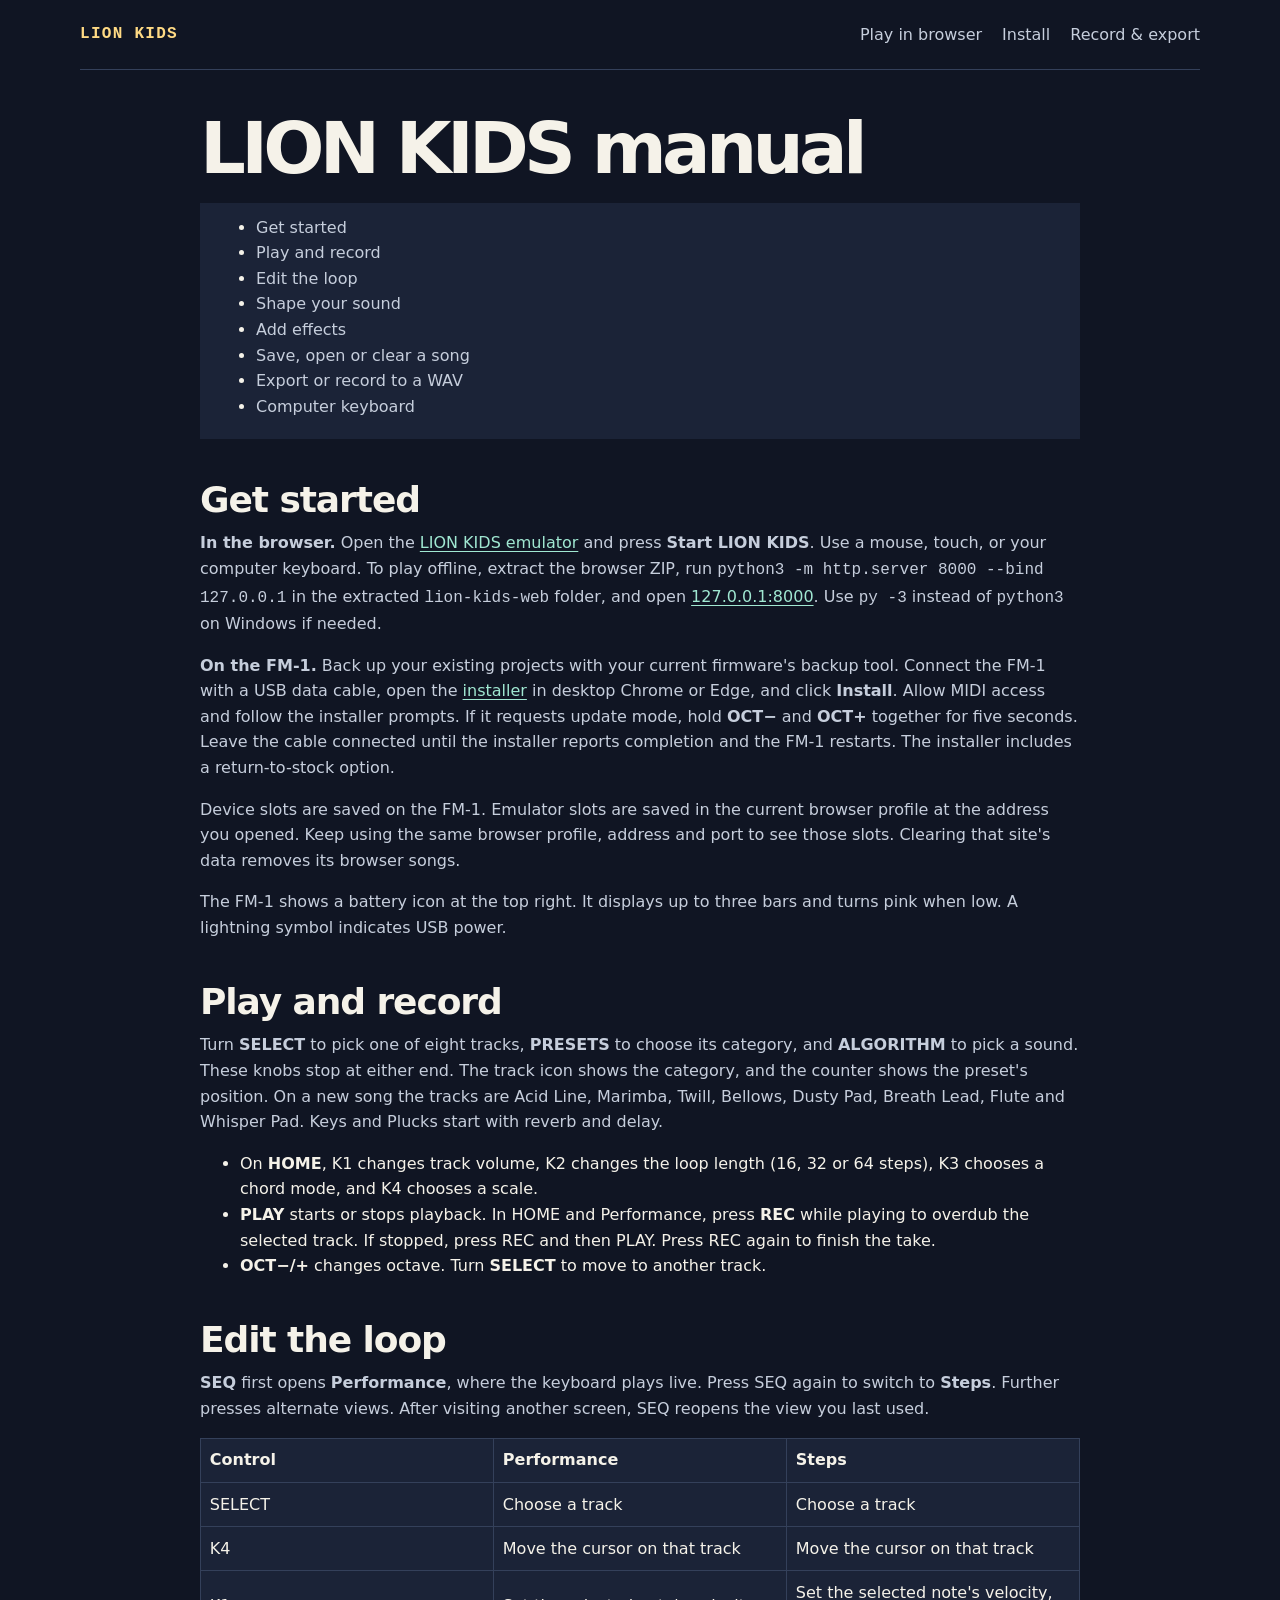
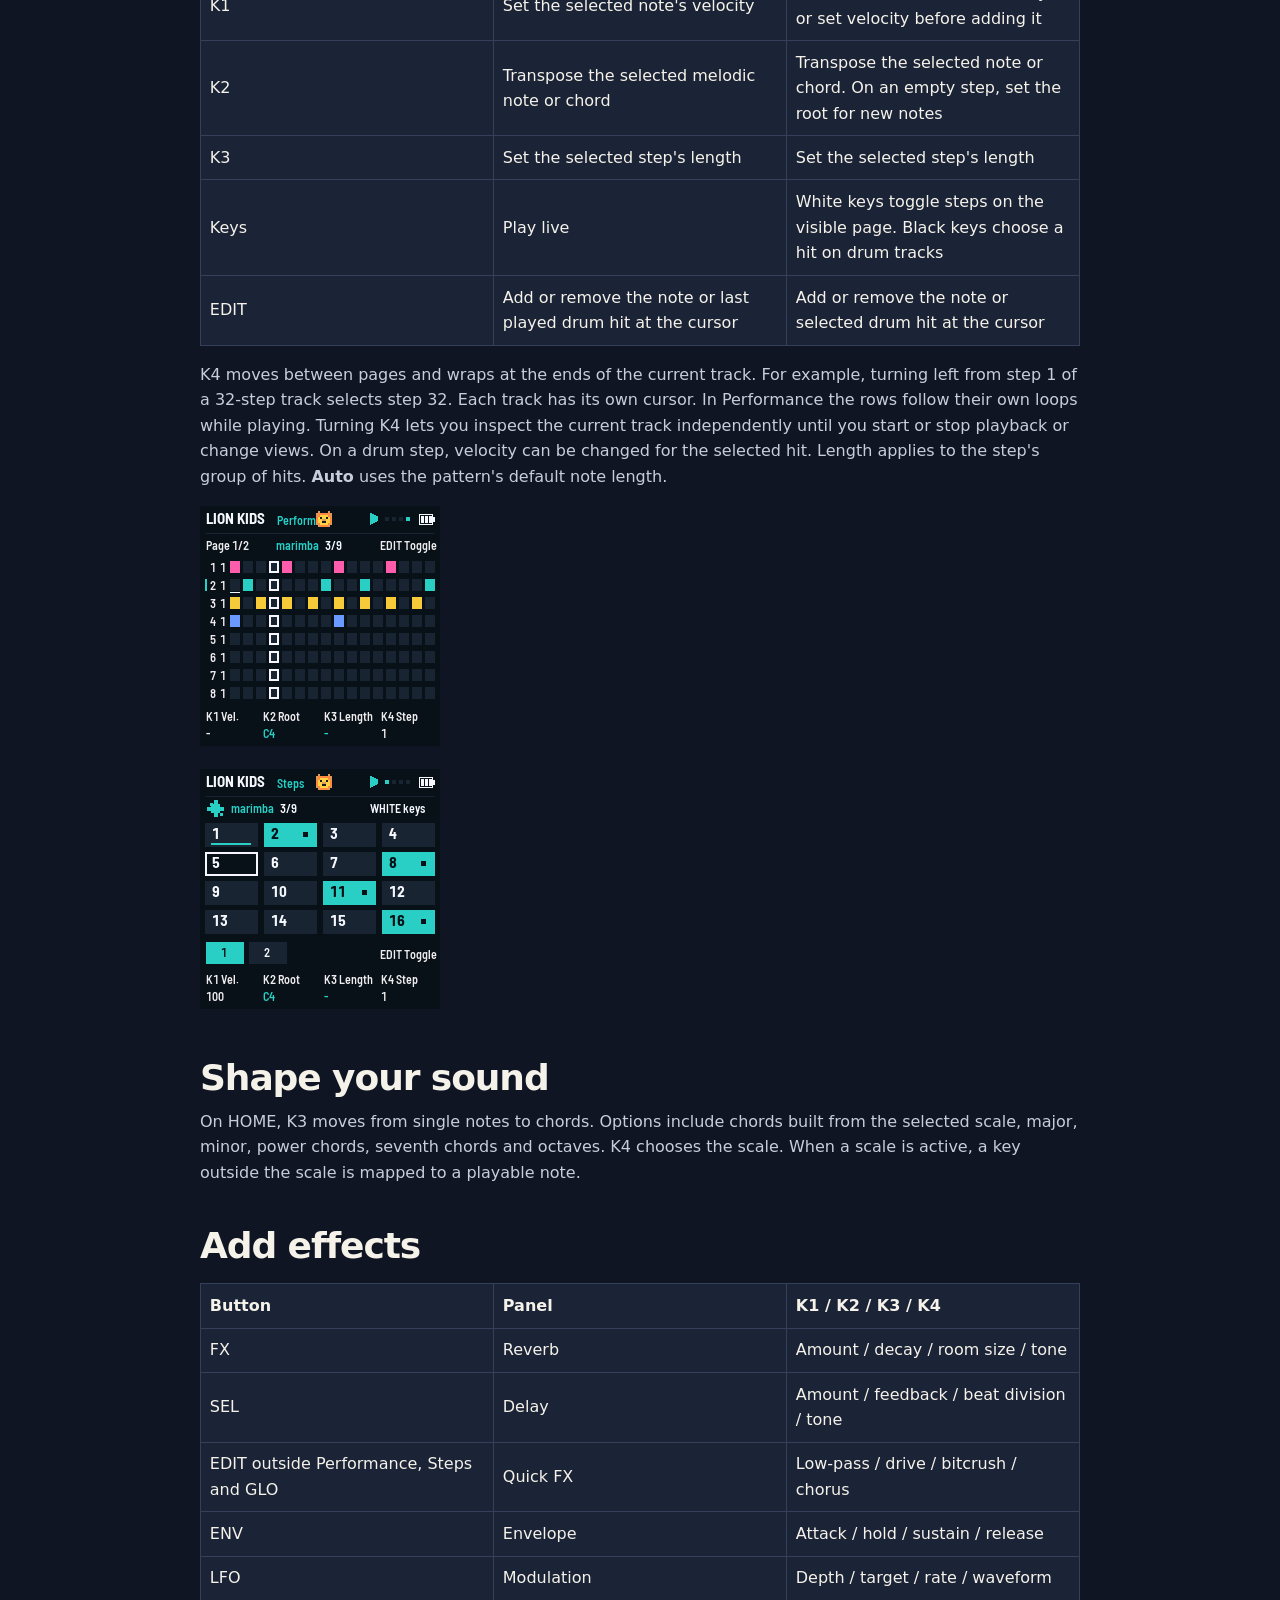
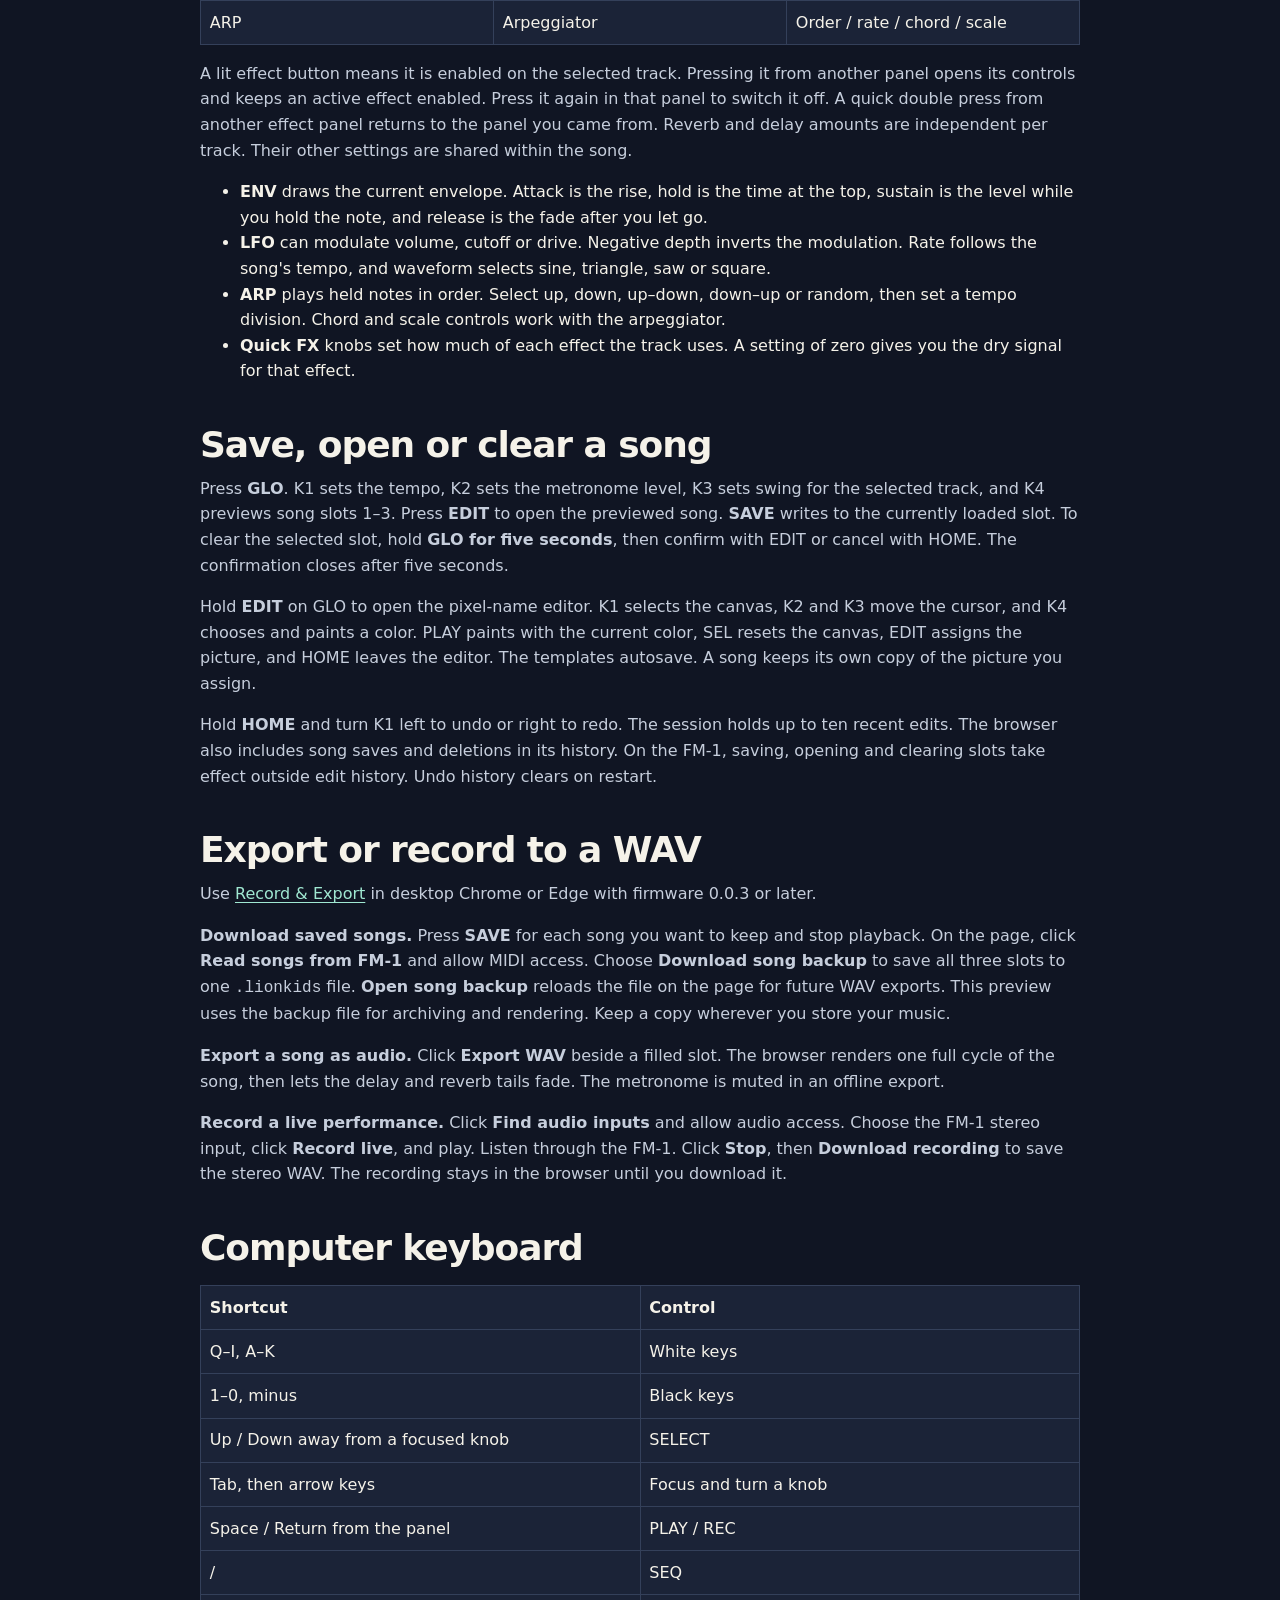
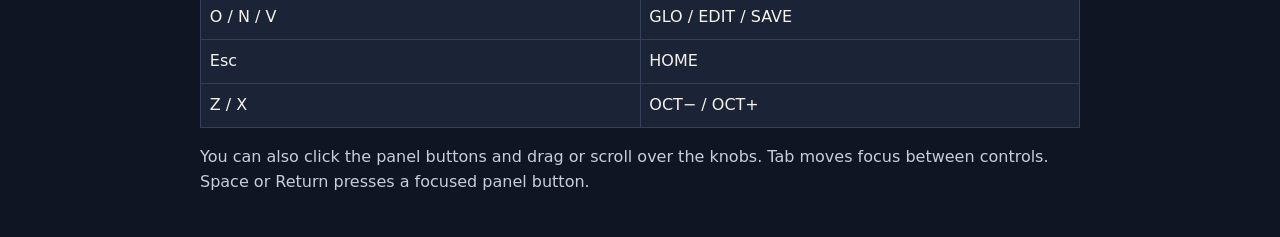
<file: manual/index.html>
<!doctype html>
<!-- SPDX-License-Identifier: MPL-2.0 -->
<html lang="en">
<head>
  <meta charset="utf-8">
  <meta name="viewport" content="width=device-width, initial-scale=1">
  <title>Manual · LION KIDS</title>
  <link rel="stylesheet" href="../site.css">
</head>
<body>
  <header class="bar">
    <a class="brand" href="../">LION KIDS</a>
    <nav aria-label="Main navigation"><a href="../emu/">Play in browser</a><a href="../install/">Install</a><a href="../export/">Record &amp; export</a></nav>
  </header>
  <main class="manual">
    <h1>LION KIDS manual</h1>
    <nav id="TOC" aria-label="On this page"><ul>
<li><a href="#get-started" id="toc-get-started">Get started</a></li>
<li><a href="#play-and-record" id="toc-play-and-record">Play and
record</a></li>
<li><a href="#edit-the-loop" id="toc-edit-the-loop">Edit the
loop</a></li>
<li><a href="#shape-your-sound" id="toc-shape-your-sound">Shape your
sound</a></li>
<li><a href="#add-effects" id="toc-add-effects">Add effects</a></li>
<li><a href="#save-open-or-clear-a-song"
id="toc-save-open-or-clear-a-song">Save, open or clear a song</a></li>
<li><a href="#export-or-record-to-a-wav"
id="toc-export-or-record-to-a-wav">Export or record to a WAV</a></li>
<li><a href="#computer-keyboard" id="toc-computer-keyboard">Computer
keyboard</a></li>
</ul></nav>
<h2 id="get-started">Get started</h2>
<p><strong>In the browser.</strong> Open the <a
href="https://daglitchboy.github.io/fm1-loom-kids/emu/">LION KIDS
emulator</a> and press <strong>Start LION KIDS</strong>. Use a mouse,
touch, or your computer keyboard. To play offline, extract the browser
ZIP, run <code>python3 -m http.server 8000 --bind 127.0.0.1</code> in
the extracted <code>lion-kids-web</code> folder, and open <a
href="http://127.0.0.1:8000">127.0.0.1:8000</a>. Use <code>py -3</code>
instead of <code>python3</code> on Windows if needed.</p>
<p><strong>On the FM‑1.</strong> Back up your existing projects with
your current firmware's backup tool. Connect the FM‑1 with a USB data
cable, open the <a
href="https://daglitchboy.github.io/fm1-loom-kids/install/">installer</a>
in desktop Chrome or Edge, and click <strong>Install</strong>. Allow
MIDI access and follow the installer prompts. If it requests update
mode, hold <strong>OCT−</strong> and <strong>OCT+</strong> together for
five seconds. Leave the cable connected until the installer reports
completion and the FM‑1 restarts. The installer includes a
return-to-stock option.</p>
<p>Device slots are saved on the FM‑1. Emulator slots are saved in the
current browser profile at the address you opened. Keep using the same
browser profile, address and port to see those slots. Clearing that
site's data removes its browser songs.</p>
<p>The FM‑1 shows a battery icon at the top right. It displays up to
three bars and turns pink when low. A lightning symbol indicates USB
power.</p>
<h2 id="play-and-record">Play and record</h2>
<p>Turn <strong>SELECT</strong> to pick one of eight tracks,
<strong>PRESETS</strong> to choose its category, and
<strong>ALGORITHM</strong> to pick a sound. These knobs stop at either
end. The track icon shows the category, and the counter shows the
preset's position. On a new song the tracks are Acid Line, Marimba,
Twill, Bellows, Dusty Pad, Breath Lead, Flute and Whisper Pad. Keys and
Plucks start with reverb and delay.</p>
<ul>
<li>On <strong>HOME</strong>, K1 changes track volume, K2 changes the
loop length (16, 32 or 64 steps), K3 chooses a chord mode, and K4
chooses a scale.</li>
<li><strong>PLAY</strong> starts or stops playback. In HOME and
Performance, press <strong>REC</strong> while playing to overdub the
selected track. If stopped, press REC and then PLAY. Press REC again to
finish the take.</li>
<li><strong>OCT−/+</strong> changes octave. Turn <strong>SELECT</strong>
to move to another track.</li>
</ul>
<h2 id="edit-the-loop">Edit the loop</h2>
<p><strong>SEQ</strong> first opens <strong>Performance</strong>, where
the keyboard plays live. Press SEQ again to switch to
<strong>Steps</strong>. Further presses alternate views. After visiting
another screen, SEQ reopens the view you last used.</p>
<table>
<thead>
<tr class="header">
<th>Control</th>
<th>Performance</th>
<th>Steps</th>
</tr>
</thead>
<tbody>
<tr class="odd">
<td>SELECT</td>
<td>Choose a track</td>
<td>Choose a track</td>
</tr>
<tr class="even">
<td>K4</td>
<td>Move the cursor on that track</td>
<td>Move the cursor on that track</td>
</tr>
<tr class="odd">
<td>K1</td>
<td>Set the selected note's velocity</td>
<td>Set the selected note's velocity, or set velocity before adding
it</td>
</tr>
<tr class="even">
<td>K2</td>
<td>Transpose the selected melodic note or chord</td>
<td>Transpose the selected note or chord. On an empty step, set the root
for new notes</td>
</tr>
<tr class="odd">
<td>K3</td>
<td>Set the selected step's length</td>
<td>Set the selected step's length</td>
</tr>
<tr class="even">
<td>Keys</td>
<td>Play live</td>
<td>White keys toggle steps on the visible page. Black keys choose a hit
on drum tracks</td>
</tr>
<tr class="odd">
<td>EDIT</td>
<td>Add or remove the note or last played drum hit at the cursor</td>
<td>Add or remove the note or selected drum hit at the cursor</td>
</tr>
</tbody>
</table>
<p>K4 moves between pages and wraps at the ends of the current track.
For example, turning left from step 1 of a 32-step track selects step
32. Each track has its own cursor. In Performance the rows follow their
own loops while playing. Turning K4 lets you inspect the current track
independently until you start or stop playback or change views. On a
drum step, velocity can be changed for the selected hit. Length applies
to the step's group of hits. <strong>Auto</strong> uses the pattern's
default note length.</p>
<p><img src="../img/lion-kids-performance.png"
alt="Performance view" /></p>
<p><img src="../img/lion-kids-steps.png" alt="Steps view" /></p>
<h2 id="shape-your-sound">Shape your sound</h2>
<p>On HOME, K3 moves from single notes to chords. Options include chords
built from the selected scale, major, minor, power chords, seventh
chords and octaves. K4 chooses the scale. When a scale is active, a key
outside the scale is mapped to a playable note.</p>
<h2 id="add-effects">Add effects</h2>
<table>
<thead>
<tr class="header">
<th>Button</th>
<th>Panel</th>
<th>K1 / K2 / K3 / K4</th>
</tr>
</thead>
<tbody>
<tr class="odd">
<td>FX</td>
<td>Reverb</td>
<td>Amount / decay / room size / tone</td>
</tr>
<tr class="even">
<td>SEL</td>
<td>Delay</td>
<td>Amount / feedback / beat division / tone</td>
</tr>
<tr class="odd">
<td>EDIT outside Performance, Steps and GLO</td>
<td>Quick FX</td>
<td>Low-pass / drive / bitcrush / chorus</td>
</tr>
<tr class="even">
<td>ENV</td>
<td>Envelope</td>
<td>Attack / hold / sustain / release</td>
</tr>
<tr class="odd">
<td>LFO</td>
<td>Modulation</td>
<td>Depth / target / rate / waveform</td>
</tr>
<tr class="even">
<td>ARP</td>
<td>Arpeggiator</td>
<td>Order / rate / chord / scale</td>
</tr>
</tbody>
</table>
<p>A lit effect button means it is enabled on the selected track.
Pressing it from another panel opens its controls and keeps an active
effect enabled. Press it again in that panel to switch it off. A quick
double press from another effect panel returns to the panel you came
from. Reverb and delay amounts are independent per track. Their other
settings are shared within the song.</p>
<ul>
<li><strong>ENV</strong> draws the current envelope. Attack is the rise,
hold is the time at the top, sustain is the level while you hold the
note, and release is the fade after you let go.</li>
<li><strong>LFO</strong> can modulate volume, cutoff or drive. Negative
depth inverts the modulation. Rate follows the song's tempo, and
waveform selects sine, triangle, saw or square.</li>
<li><strong>ARP</strong> plays held notes in order. Select up, down,
up–down, down–up or random, then set a tempo division. Chord and scale
controls work with the arpeggiator.</li>
<li><strong>Quick FX</strong> knobs set how much of each effect the
track uses. A setting of zero gives you the dry signal for that
effect.</li>
</ul>
<h2 id="save-open-or-clear-a-song">Save, open or clear a song</h2>
<p>Press <strong>GLO</strong>. K1 sets the tempo, K2 sets the metronome
level, K3 sets swing for the selected track, and K4 previews song slots
1–3. Press <strong>EDIT</strong> to open the previewed song.
<strong>SAVE</strong> writes to the currently loaded slot. To clear the
selected slot, hold <strong>GLO for five seconds</strong>, then confirm
with EDIT or cancel with HOME. The confirmation closes after five
seconds.</p>
<p>Hold <strong>EDIT</strong> on GLO to open the pixel-name editor. K1
selects the canvas, K2 and K3 move the cursor, and K4 chooses and paints
a color. PLAY paints with the current color, SEL resets the canvas, EDIT
assigns the picture, and HOME leaves the editor. The templates autosave.
A song keeps its own copy of the picture you assign.</p>
<p>Hold <strong>HOME</strong> and turn K1 left to undo or right to redo.
The session holds up to ten recent edits. The browser also includes song
saves and deletions in its history. On the FM‑1, saving, opening and
clearing slots take effect outside edit history. Undo history clears on
restart.</p>
<h2 id="export-or-record-to-a-wav">Export or record to a WAV</h2>
<p>Use <a
href="https://daglitchboy.github.io/fm1-loom-kids/export/">Record &amp;
Export</a> in desktop Chrome or Edge with firmware 0.0.3 or later.</p>
<p><strong>Download saved songs.</strong> Press <strong>SAVE</strong>
for each song you want to keep and stop playback. On the page, click
<strong>Read songs from FM‑1</strong> and allow MIDI access. Choose
<strong>Download song backup</strong> to save all three slots to one
<code>.lionkids</code> file. <strong>Open song backup</strong> reloads
the file on the page for future WAV exports. This preview uses the
backup file for archiving and rendering. Keep a copy wherever you store
your music.</p>
<p><strong>Export a song as audio.</strong> Click <strong>Export
WAV</strong> beside a filled slot. The browser renders one full cycle of
the song, then lets the delay and reverb tails fade. The metronome is
muted in an offline export.</p>
<p><strong>Record a live performance.</strong> Click <strong>Find audio
inputs</strong> and allow audio access. Choose the FM‑1 stereo input,
click <strong>Record live</strong>, and play. Listen through the FM‑1.
Click <strong>Stop</strong>, then <strong>Download recording</strong> to
save the stereo WAV. The recording stays in the browser until you
download it.</p>
<h2 id="computer-keyboard">Computer keyboard</h2>
<table>
<thead>
<tr class="header">
<th>Shortcut</th>
<th>Control</th>
</tr>
</thead>
<tbody>
<tr class="odd">
<td>Q–I, A–K</td>
<td>White keys</td>
</tr>
<tr class="even">
<td>1–0, minus</td>
<td>Black keys</td>
</tr>
<tr class="odd">
<td>Up / Down away from a focused knob</td>
<td>SELECT</td>
</tr>
<tr class="even">
<td>Tab, then arrow keys</td>
<td>Focus and turn a knob</td>
</tr>
<tr class="odd">
<td>Space / Return from the panel</td>
<td>PLAY / REC</td>
</tr>
<tr class="even">
<td>/</td>
<td>SEQ</td>
</tr>
<tr class="odd">
<td>O / N / V</td>
<td>GLO / EDIT / SAVE</td>
</tr>
<tr class="even">
<td>Esc</td>
<td>HOME</td>
</tr>
<tr class="odd">
<td>Z / X</td>
<td>OCT− / OCT+</td>
</tr>
</tbody>
</table>
<p>You can also click the panel buttons and drag or scroll over the
knobs. Tab moves focus between controls. Space or Return presses a
focused panel button.</p>
  </main>
</body>
</html>
</file>
<file: site.css>
/* SPDX-License-Identifier: MPL-2.0 */
:root {
  color-scheme: dark;
  --bg: #101523;
  --panel: #1b2337;
  --border: #34405a;
  --ink: #f5f2e9;
  --muted: #c6cedc;
  --gold: #ffda84;
  --mint: #a0e8d2;
  font: 1rem/1.6 system-ui, sans-serif;
  background: var(--bg);
  color: var(--ink);
}
*, *::before, *::after { box-sizing: border-box; }
body { margin: 0; }
.bar, main { width: min(70rem, calc(100% - 3rem)); margin-inline: auto; }
.bar { display: flex; flex-wrap: wrap; align-items: center; justify-content: space-between; gap: .55rem 1.4rem; padding-block: 1.35rem; }
header.bar { border-bottom: 1px solid var(--border); }
nav { display: flex; flex-wrap: wrap; gap: .3rem 1.25rem; }
nav a { color: var(--muted); text-decoration: none; }
a { color: var(--mint); text-underline-offset: .2em; }
a:hover { text-decoration: underline; }
a:focus-visible { outline: 2px solid var(--mint); outline-offset: 4px; }
.brand, .eyebrow { font-family: ui-monospace, monospace; font-weight: 700; letter-spacing: .08em; }
.brand { color: var(--gold); text-decoration: none; }
.hero { display: grid; grid-template-columns: minmax(0, 1fr) minmax(14rem, 24rem); align-items: center; gap: 2rem 4rem; padding-block: clamp(2rem, 7vw, 5rem); }
.eyebrow { font-size: .88rem; color: var(--gold); }
h1, h2, p, figure { margin: 0; }
h1 { font-size: clamp(2.8rem, 6vw, 5.6rem); line-height: .98; letter-spacing: -.065em; margin-block: .7rem 1.2rem; }
h1 span { color: var(--mint); }
h2 { font-size: clamp(1.55rem, 3vw, 2.25rem); line-height: 1.17; letter-spacing: -.03em; margin-bottom: .6rem; }
p { color: var(--muted); }
.lede { max-width: 36rem; font-size: clamp(1rem, 1.7vw, 1.2rem); }
.actions { display: flex; flex-wrap: wrap; gap: .65rem; margin-top: 1.5rem; }
.button { display: inline-block; white-space: nowrap; padding: .65rem 1.05rem; border: 1px solid var(--border); border-radius: .45rem; font-weight: 750; text-decoration: none; }
.button.primary { color: var(--bg); background: var(--gold); border-color: var(--gold); }
.button.secondary { color: var(--ink); background: var(--panel); }
.main-shot { background: var(--panel); padding: clamp(.8rem, 2vw, 1.35rem); border: 1px solid var(--border); border-radius: .8rem; }
figure img { display: block; max-width: 100%; height: auto; image-rendering: pixelated; background: #141a28; }
.main-shot img { width: 100%; }
figcaption { margin-top: .55rem; color: var(--muted); font-size: .92rem; }
.workflow, .downloads { padding-block: 2rem; border-top: 1px solid var(--border); }
.workflow > p, .downloads > p { max-width: 65ch; }
.gallery { display: grid; grid-template-columns: repeat(3, minmax(0, 1fr)); gap: .85rem; margin-block: 1.25rem; }
.gallery figure { padding: .75rem; background: var(--panel); border-radius: .55rem; }
.gallery img { width: 100%; max-width: 240px; margin-inline: auto; }
.workflow-detail { margin-block: 1rem; }
.text-link { font-weight: 750; }
.export-strip { display: flex; flex-wrap: wrap; align-items: center; justify-content: space-between; gap: 1rem; padding: 1.4rem; background: var(--panel); border-left: 3px solid var(--mint); margin: 1rem 0 2rem; }
.export-strip div { max-width: 52ch; }
.downloads ul { padding-left: 1.2em; }
.credits { border-top: 1px solid var(--border); font-size: .92rem; }
.manual { width: min(55rem, calc(100% - 3rem)); padding-block: 2rem; }
.manual h1 { font-size: clamp(2.4rem, 6vw, 4.5rem); }
.manual h2 { margin-top: 2.5rem; scroll-margin-top: 1rem; }
.manual h3 { margin-block: 1.4rem .4rem; }
.manual p, .manual ul, .manual ol { margin-block: .55rem 1rem; }
.manual table { border-collapse: collapse; margin-block: 1rem; width: 100%; background: var(--panel); table-layout: fixed; }
.manual th, .manual td { padding: .55rem; border: 1px solid var(--border); text-align: left; overflow-wrap: anywhere; }
.manual pre { padding: .8rem; white-space: pre-wrap; overflow-wrap: anywhere; background: var(--panel); }
.manual #TOC { display: block; padding: .2rem 1rem; background: var(--panel); }
.manual img { max-width: 100%; height: auto; }
@media (max-width: 690px) {
  .hero { grid-template-columns: 1fr; }
  .main-shot { max-width: 23rem; }
}
@media (max-width: 540px) {
  .bar, main, .manual { width: calc(100% - 2rem); }
  .gallery { grid-template-columns: 1fr; }
  .gallery figure { max-width: 19rem; }
}
</file>
<file: export/style.css>
/* SPDX-License-Identifier: MPL-2.0 */
:root {
  color-scheme: dark;
  background: #121622;
  color: #f7f4eb;
  font-family: system-ui, sans-serif;
  font-size: 16px;
}
body { margin: 0; }
main { max-width: 55rem; padding: 1.5rem 1.25rem 3rem; margin: auto; }
nav { display: flex; justify-content: space-between; gap: 1rem; font-size: .9rem; }
nav a { color: #f9d783; text-decoration-thickness: 1px; text-underline-offset: .3em; }
h1 { font-size: clamp(2rem, 6vw, 3.2rem); letter-spacing: -.04em; margin: 1.4rem 0 1.1rem; }
h2 { font-size: 1.35rem; margin: 0; }
section { background: #1d2537; padding: 1.35rem; border: 1px solid #384459; border-radius: 1rem; margin: 1rem 0; }
p { line-height: 1.5; color: #d7ddef; margin: .6rem 0 1rem; }
.actions { display: flex; align-items: center; flex-wrap: wrap; gap: .65rem; margin: .6rem 0; }
button, .file-button, select, .download {
  font: inherit; font-weight: 650; padding: .58rem .8rem; border-radius: .55rem;
  background: #f9d783; color: #1b2231; border: 1px solid #f9d783; cursor: pointer;
}
:disabled { opacity: .58; cursor: default; }
.file-button, select, #backup, #stop { background: #263246; border-color: #7584a0; color: #fff; }
.file-button { position: relative; display: inline-block; }
.file-button input { position: absolute; inset: 0; width: 100%; opacity: 0; cursor: pointer; }
:focus-visible, .file-button:focus-within { outline: 3px solid #c6e8fb; outline-offset: 3px; }
.status { color: #c6e8fb; min-height: 1.5em; margin: .6rem 0 0; }
.detail { color: #c4cde0; font-size: .9rem; margin-bottom: 0; }
.slots { display: grid; grid-template-columns: repeat(auto-fit, minmax(10rem, 1fr)); gap: .7rem; }
.slots article { background: #283449; border-radius: .6rem; padding: .8rem; display: grid; gap: .5rem; justify-items: start; }
.slot-name { display: flex; align-items: center; gap: .5rem; min-height: 1.75rem; }
canvas { image-rendering: pixelated; width: 1.75rem; height: 1.75rem; }
[hidden] { display: none !important; }
</file>
